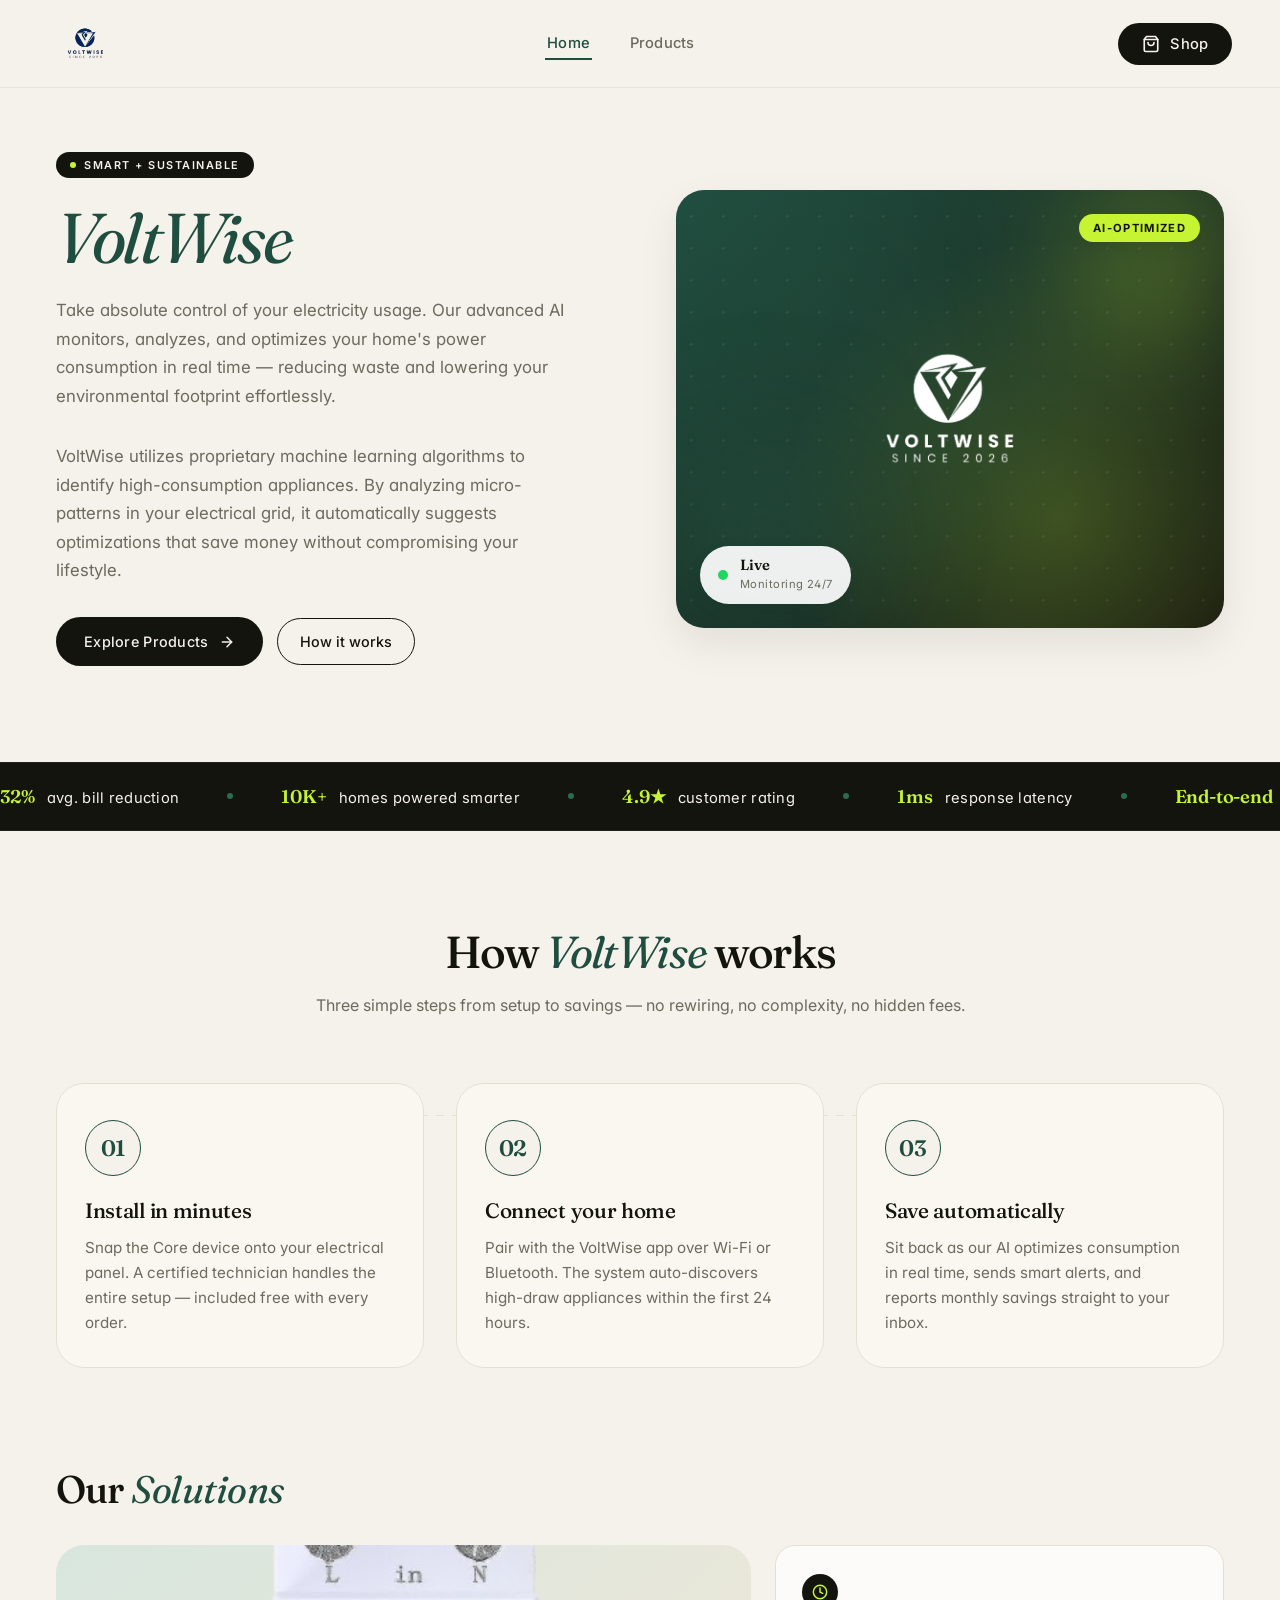
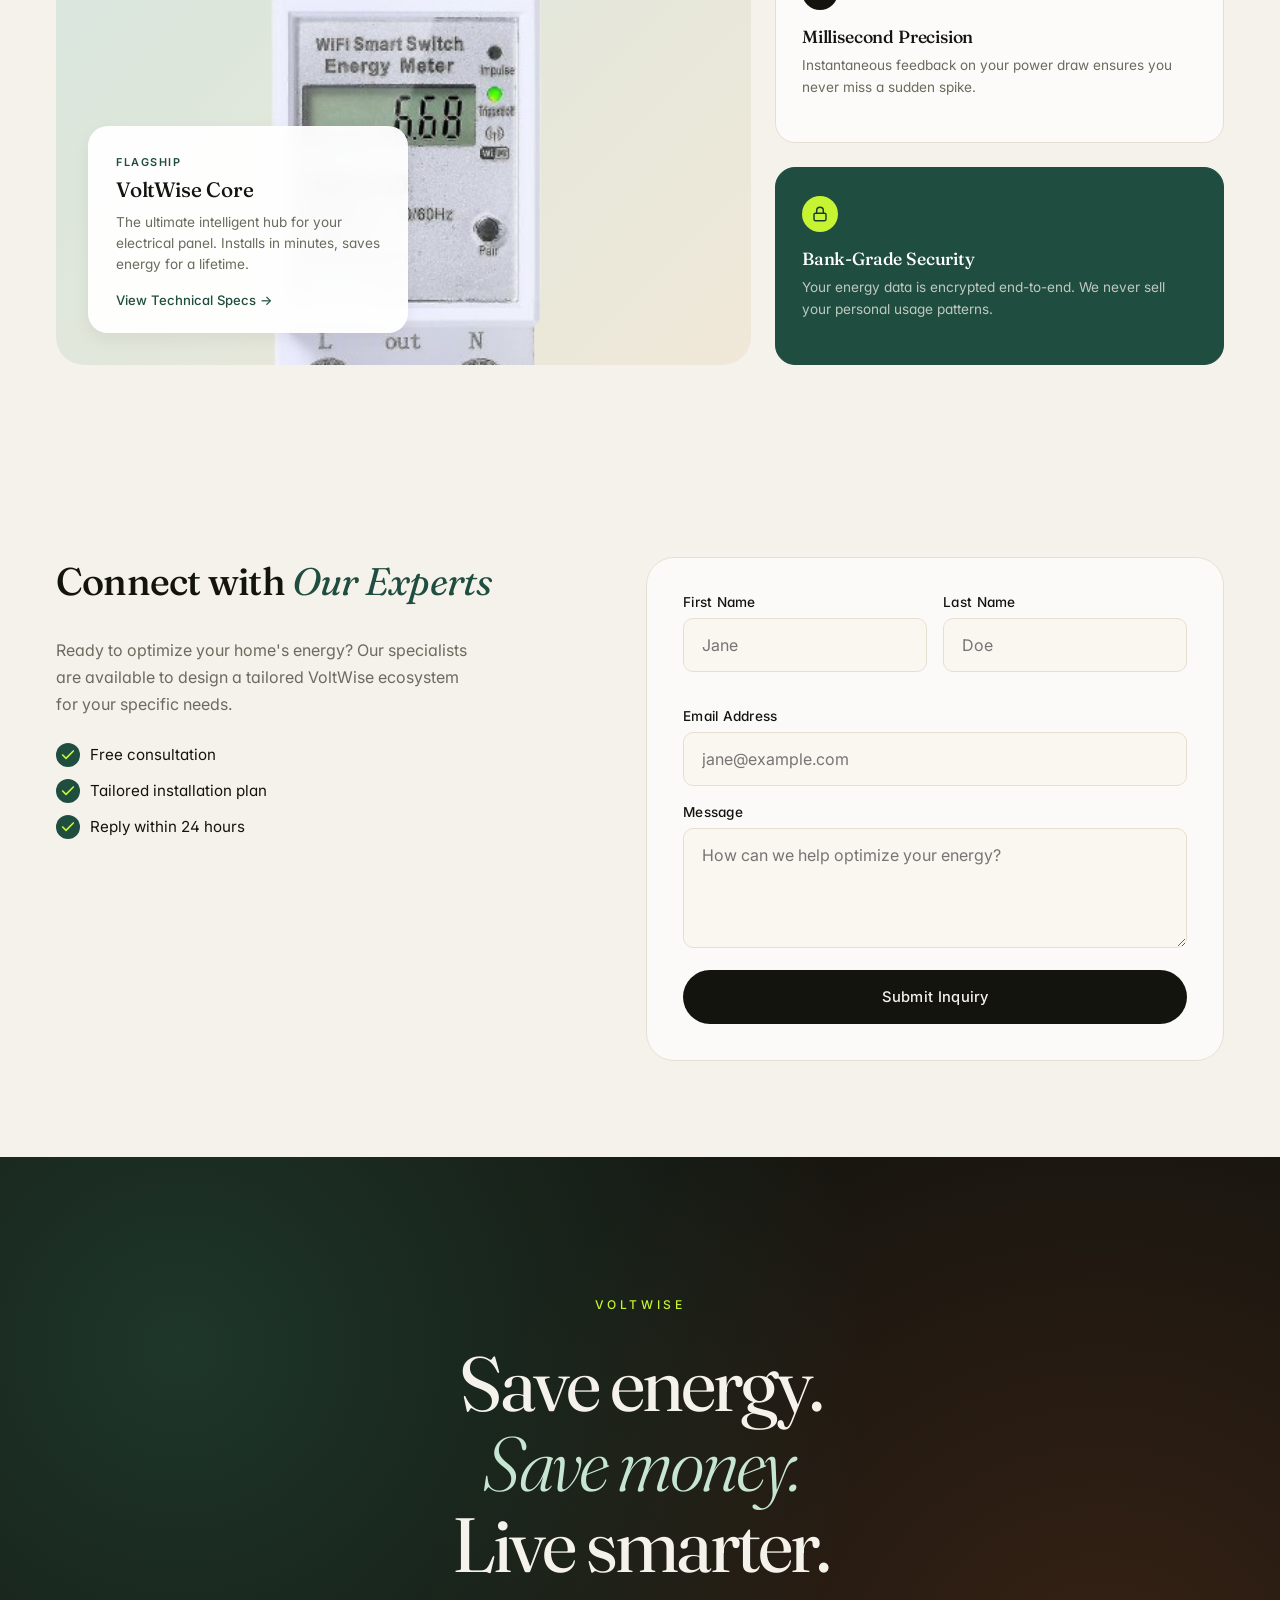
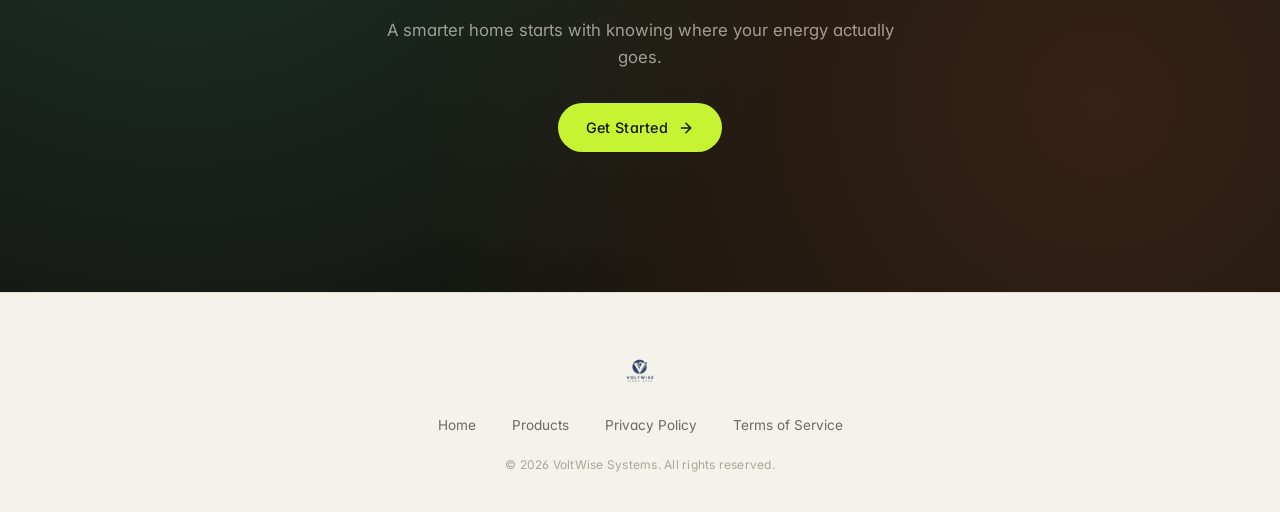
<file: index.html>
<!DOCTYPE html>
<html lang="en">
<head>
  <meta charset="UTF-8">
  <meta name="viewport" content="width=device-width, initial-scale=1.0">
  <title>VoltWise — Smart Home Energy Management</title>
  <link rel="preconnect" href="https://fonts.googleapis.com">
  <link rel="preconnect" href="https://fonts.gstatic.com" crossorigin>
  <link href="https://fonts.googleapis.com/css2?family=Inter:wght@400;500;600;700;800;900&family=Fraunces:opsz,wght@9..144,400;9..144,500;9..144,600;9..144,700;9..144,800;9..144,900&display=swap" rel="stylesheet">
  <link rel="stylesheet" href="style.css?v=8">
</head>
<body>

<!-- HEADER -->
<header class="hdr">
  <div class="hdr-inner">
    <a class="hdr-logo" href="index.html">
      <img src="imgs/Logo.png" alt="VoltWise Logo" class="hdr-logo-img">
    </a>
    <nav class="hdr-nav">
      <a href="index.html" class="on">Home</a>
      <a href="products.html">Products</a>
    </nav>
    <a class="cart-btn" href="products.html" aria-label="Shop products">
      <svg viewBox="0 0 24 24" fill="none" stroke="currentColor" stroke-width="2.2" stroke-linecap="round" stroke-linejoin="round">
        <path d="M6 2L3 6v14a2 2 0 002 2h14a2 2 0 002-2V6l-3-4z"/><line x1="3" y1="6" x2="21" y2="6"/><path d="M16 10a4 4 0 01-8 0"/>
      </svg>
      <span class="cart-btn-label">Shop</span>
    </a>
  </div>
</header>

<!-- HERO -->
<main class="wrap hero">
  <div class="hero-grid">
    <div class="hero-copy">
      <span class="hero-eyebrow reveal">Smart + Sustainable</span>
      <h1 class="hero-title reveal"><em>VoltWise</em></h1>
      <p class="hero-text reveal" data-delay="120">
        Take absolute control of your electricity usage. Our advanced AI monitors,
        analyzes, and optimizes your home's power consumption in real time —
        reducing waste and lowering your environmental footprint effortlessly.
      </p>
      <p class="hero-text reveal" data-delay="180">
        VoltWise utilizes proprietary machine learning algorithms to identify
        high-consumption appliances. By analyzing micro-patterns in your electrical
        grid, it automatically suggests optimizations that save money without
        compromising your lifestyle.
      </p>
      <div class="hero-actions reveal" data-delay="240">
        <a class="btn-primary" href="products.html">
          Explore Products
          <svg viewBox="0 0 24 24" fill="none" stroke="currentColor" stroke-width="2.2" stroke-linecap="round" stroke-linejoin="round"><path d="M5 12h14"/><path d="M12 5l7 7-7 7"/></svg>
        </a>
        <a class="btn-ghost" href="#how">
          How it works
        </a>
      </div>
    </div>
    <div class="hero-visual hero-visual-brand reveal" data-delay="100">
      <div class="hero-orb"></div>
      <div class="hero-orb hero-orb-2"></div>
      <img src="imgs/Logo.png" alt="VoltWise" class="brand-mark">
      <div class="hero-stat">
        <span class="hero-stat-dot"></span>
        <div>
          <strong>Live</strong>
          <span>Monitoring 24/7</span>
        </div>
      </div>
      <div class="hero-chip">AI-Optimized</div>
    </div>
  </div>
</main>

<!-- METRICS MARQUEE -->
<section class="metrics">
  <div class="metrics-track">
    <div class="metrics-row">
      <span class="m-item"><strong>32%</strong> avg. bill reduction</span>
      <span class="m-dot"></span>
      <span class="m-item"><strong>10K+</strong> homes powered smarter</span>
      <span class="m-dot"></span>
      <span class="m-item"><strong>4.9★</strong> customer rating</span>
      <span class="m-dot"></span>
      <span class="m-item"><strong>1ms</strong> response latency</span>
      <span class="m-dot"></span>
      <span class="m-item"><strong>End-to-end</strong> encryption</span>
      <span class="m-dot"></span>
    </div>
    <div class="metrics-row" aria-hidden="true">
      <span class="m-item"><strong>32%</strong> avg. bill reduction</span>
      <span class="m-dot"></span>
      <span class="m-item"><strong>10K+</strong> homes powered smarter</span>
      <span class="m-dot"></span>
      <span class="m-item"><strong>4.9★</strong> customer rating</span>
      <span class="m-dot"></span>
      <span class="m-item"><strong>1ms</strong> response latency</span>
      <span class="m-dot"></span>
      <span class="m-item"><strong>End-to-end</strong> encryption</span>
      <span class="m-dot"></span>
    </div>
  </div>
</section>

<!-- HOW IT WORKS -->
<section class="wrap section" id="how">
  <div class="section-head reveal">
    <h2 class="section-title">How <em>VoltWise</em> works</h2>
    <p class="section-sub">Three simple steps from setup to savings — no rewiring, no complexity, no hidden fees.</p>
  </div>
  <div class="steps-grid">
    <div class="step reveal">
      <div class="step-num">01</div>
      <h4>Install in minutes</h4>
      <p>Snap the Core device onto your electrical panel. A certified technician handles the entire setup — included free with every order.</p>
    </div>
    <div class="step reveal" data-delay="120">
      <div class="step-num">02</div>
      <h4>Connect your home</h4>
      <p>Pair with the VoltWise app over Wi-Fi or Bluetooth. The system auto-discovers high-draw appliances within the first 24 hours.</p>
    </div>
    <div class="step reveal" data-delay="240">
      <div class="step-num">03</div>
      <h4>Save automatically</h4>
      <p>Sit back as our AI optimizes consumption in real time, sends smart alerts, and reports monthly savings straight to your inbox.</p>
    </div>
  </div>
</section>

<!-- SOLUTIONS -->
<section class="wrap section section-tight">
  <h3 class="solutions-head reveal">Our <em>Solutions</em></h3>
  <div class="solutions-grid">
    <div class="sol-main reveal">
      <img src="imgs/Main 4.png" alt="VoltWise Core device">
      <div class="sol-card-overlay">
        <span class="tag">Flagship</span>
        <h4>VoltWise Core</h4>
        <p>The ultimate intelligent hub for your electrical panel. Installs in minutes, saves energy for a lifetime.</p>
        <a class="sol-link" href="products.html">View Technical Specs →</a>
      </div>
    </div>
    <div class="sol-side">
      <div class="sol-card reveal" data-delay="100">
        <div class="sol-card-icon">
          <svg viewBox="0 0 24 24" fill="none" stroke="currentColor" stroke-width="2.2" stroke-linecap="round" stroke-linejoin="round"><circle cx="12" cy="12" r="10"/><path d="M12 6v6l4 2"/></svg>
        </div>
        <h5>Millisecond Precision</h5>
        <p>Instantaneous feedback on your power draw ensures you never miss a sudden spike.</p>
      </div>
      <div class="sol-card dark reveal" data-delay="200">
        <div class="sol-card-icon">
          <svg viewBox="0 0 24 24" fill="none" stroke="currentColor" stroke-width="2.2" stroke-linecap="round" stroke-linejoin="round"><rect x="3" y="11" width="18" height="11" rx="2"/><path d="M7 11V7a5 5 0 0110 0v4"/></svg>
        </div>
        <h5>Bank-Grade Security</h5>
        <p>Your energy data is encrypted end-to-end. We never sell your personal usage patterns.</p>
      </div>
    </div>
  </div>
</section>

<!-- CONTACT -->
<section class="wrap section">
  <div class="contact-grid">
    <div class="reveal">
      <h3 class="solutions-head">Connect with <em>Our Experts</em></h3>
      <p class="section-sub" style="text-align:left;max-width:42ch">
        Ready to optimize your home's energy? Our specialists are available to design a tailored
        VoltWise ecosystem for your specific needs.
      </p>
      <ul class="contact-perks">
        <li><svg viewBox="0 0 24 24" fill="none" stroke="currentColor" stroke-width="2.5" stroke-linecap="round" stroke-linejoin="round"><polyline points="20 6 9 17 4 12"/></svg> Free consultation</li>
        <li><svg viewBox="0 0 24 24" fill="none" stroke="currentColor" stroke-width="2.5" stroke-linecap="round" stroke-linejoin="round"><polyline points="20 6 9 17 4 12"/></svg> Tailored installation plan</li>
        <li><svg viewBox="0 0 24 24" fill="none" stroke="currentColor" stroke-width="2.5" stroke-linecap="round" stroke-linejoin="round"><polyline points="20 6 9 17 4 12"/></svg> Reply within 24 hours</li>
      </ul>
    </div>
    <form class="contact-form reveal" data-delay="120" id="contactForm" novalidate>
      <div class="row2">
        <div class="fg">
          <label class="fl" for="c_first">First Name</label>
          <input class="fi" type="text" id="c_first" placeholder="Jane" required>
        </div>
        <div class="fg">
          <label class="fl" for="c_last">Last Name</label>
          <input class="fi" type="text" id="c_last" placeholder="Doe" required>
        </div>
      </div>
      <div class="fg">
        <label class="fl" for="c_email">Email Address</label>
        <input class="fi" type="email" id="c_email" placeholder="jane@example.com" required>
      </div>
      <div class="fg">
        <label class="fl" for="c_msg">Message</label>
        <textarea class="fta" id="c_msg" placeholder="How can we help optimize your energy?"></textarea>
      </div>
      <button type="submit" class="btn-submit">Submit Inquiry</button>
    </form>
  </div>
</section>

<!-- BRAND STATEMENT (closing) -->
<section class="brand-statement">
  <div class="bs-inner">
    <p class="bs-eyebrow">VoltWise</p>
    <h2 class="bs-line">Save energy.<br><em>Save money.</em><br>Live smarter.</h2>
    <p class="bs-sub">A smarter home starts with knowing where your energy actually goes.</p>
    <a class="btn-primary btn-on-dark" href="products.html" style="margin-top:32px">
      Get Started
      <svg viewBox="0 0 24 24" fill="none" stroke="currentColor" stroke-width="2.2" stroke-linecap="round" stroke-linejoin="round"><path d="M5 12h14"/><path d="M12 5l7 7-7 7"/></svg>
    </a>
  </div>
</section>

<!-- FOOTER -->
<footer class="footer">
  <div class="foot-inner">
    <div class="foot-logo">
      <img src="imgs/Logo.png" alt="VoltWise Logo" class="foot-logo-img">
    </div>
    <div class="foot-links">
      <a href="index.html">Home</a>
      <a href="products.html">Products</a>
      <a href="#">Privacy Policy</a>
      <a href="#">Terms of Service</a>
    </div>
    <div class="foot-copy">© 2026 VoltWise Systems. All rights reserved.</div>
  </div>
</footer>

<script>
  // Scroll-reveal observer
  const io = new IntersectionObserver((entries) => {
    entries.forEach(e => {
      if (e.isIntersecting) {
        const d = e.target.dataset.delay || 0;
        e.target.style.transitionDelay = d + 'ms';
        e.target.classList.add('in');
        io.unobserve(e.target);
      }
    });
  }, { threshold: 0.12 });
  document.querySelectorAll('.reveal').forEach(el => io.observe(el));

  // Contact form
  document.getElementById('contactForm')?.addEventListener('submit', e => {
    e.preventDefault();
    const btn = e.target.querySelector('.btn-submit');
    btn.textContent = 'Thank you — we will be in touch';
    btn.disabled = true;
  });
</script>
</body>
</html>
</file>
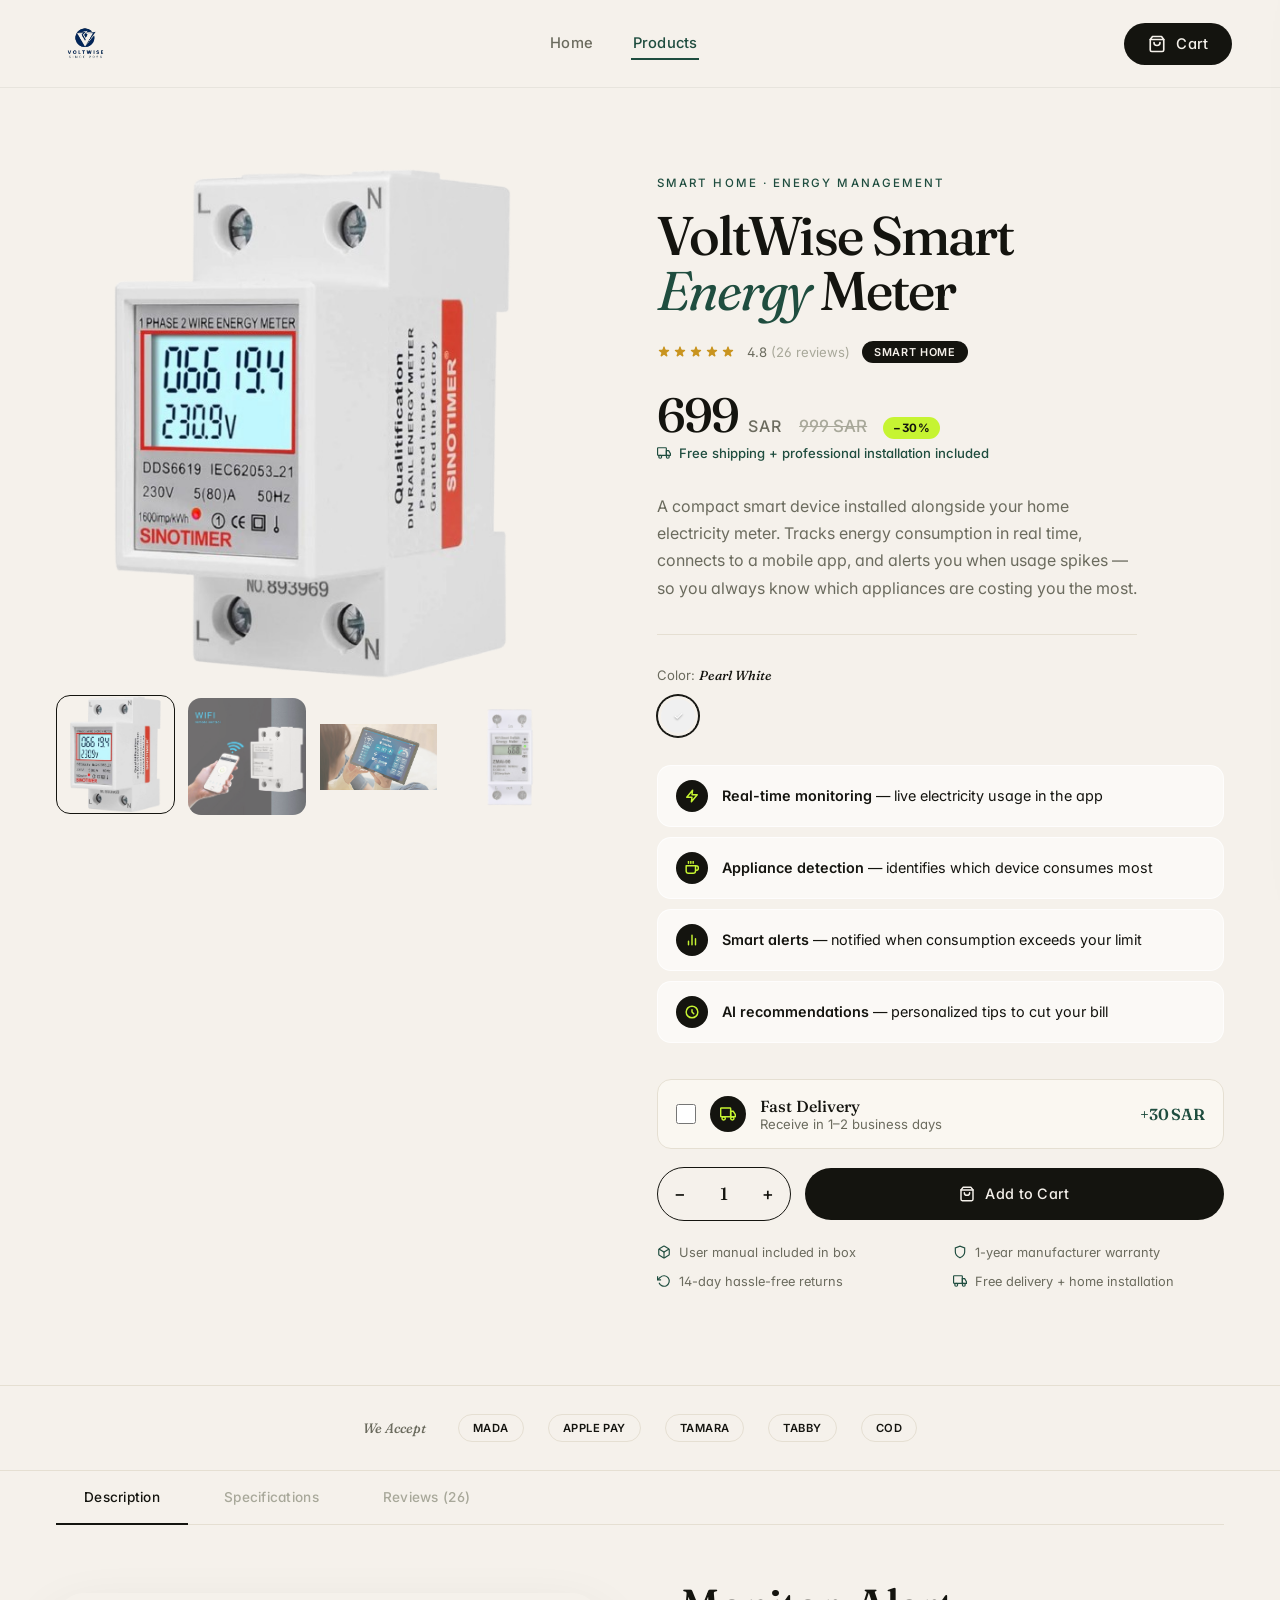
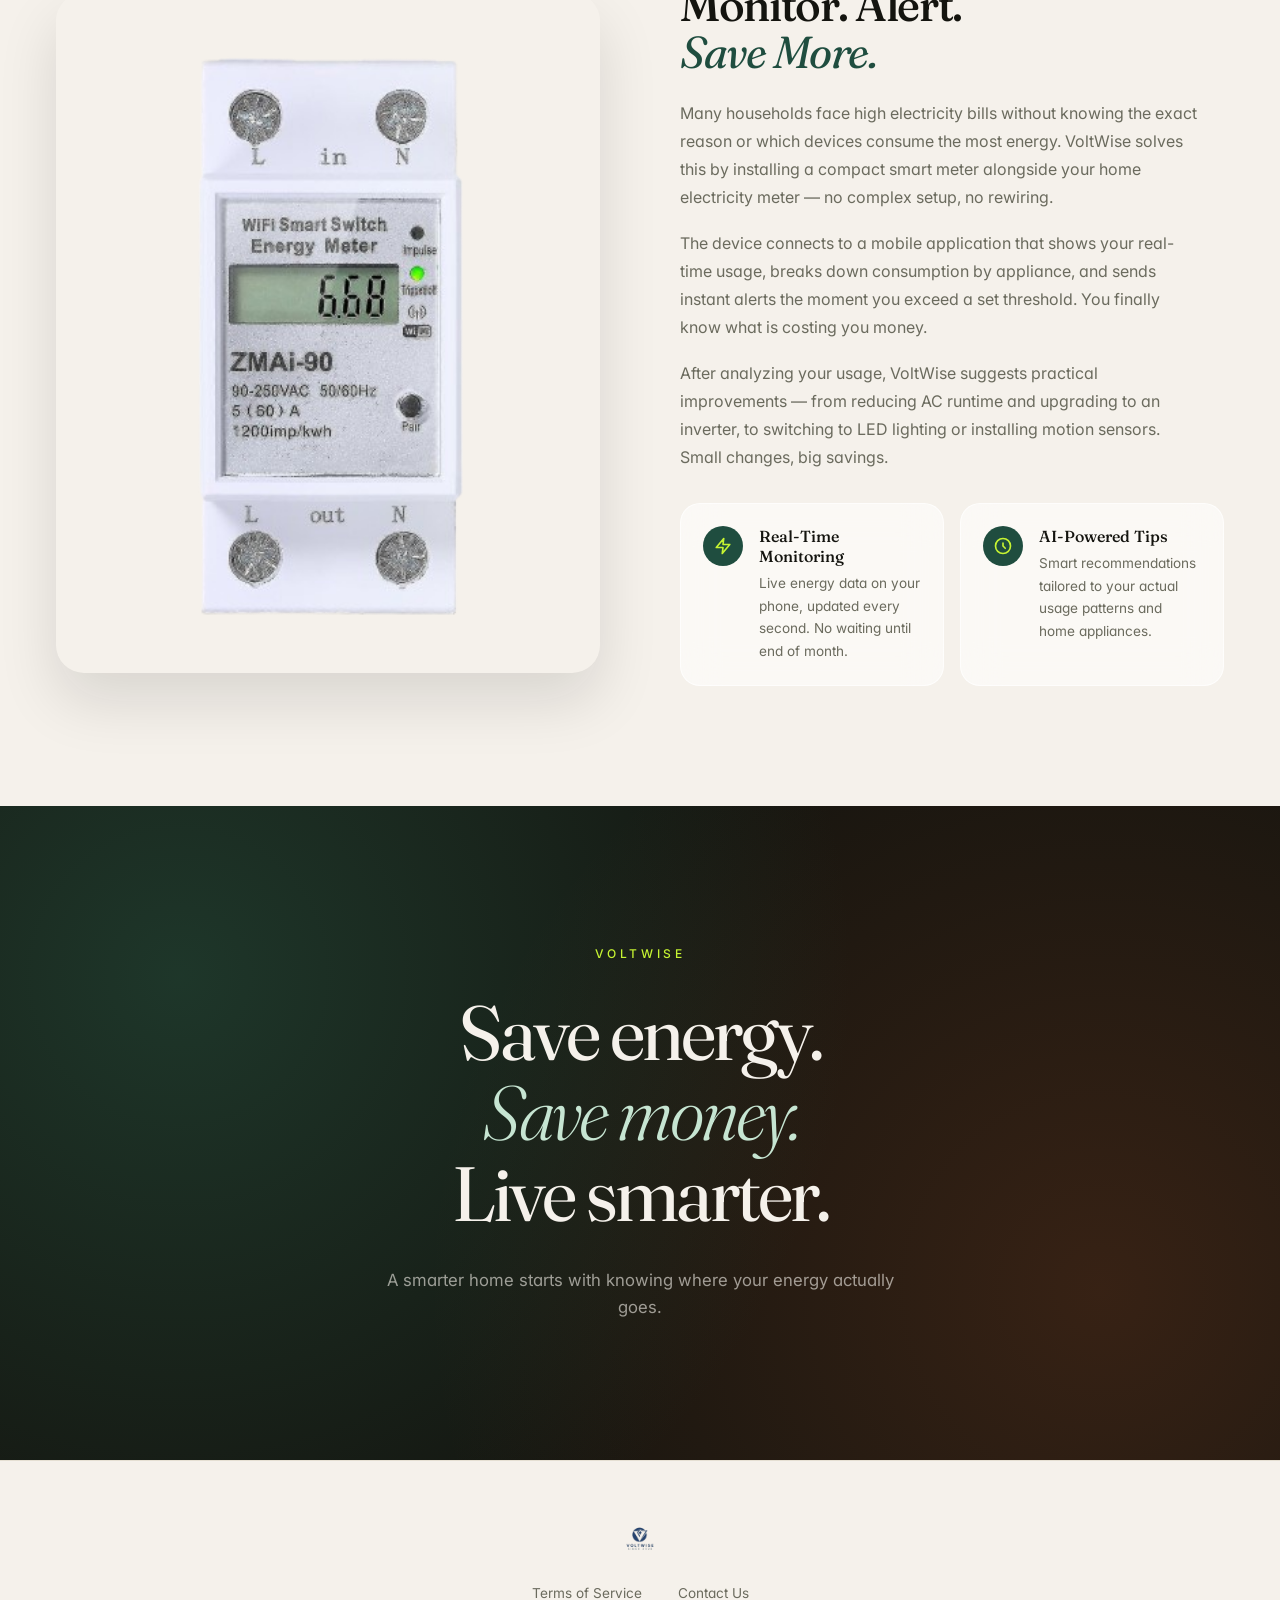
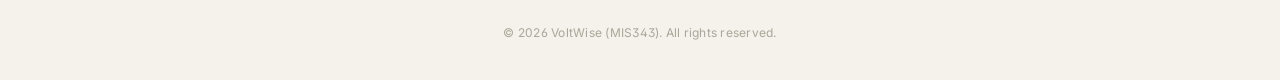
<file: product.html>
<!DOCTYPE html>
<html lang="en">
<head>
  <meta charset="UTF-8">
  <meta name="viewport" content="width=device-width, initial-scale=1.0">
  <title>VoltWise Smart Energy Meter</title>
  <link rel="preconnect" href="https://fonts.googleapis.com">
  <link rel="preconnect" href="https://fonts.gstatic.com" crossorigin>
  <link href="https://fonts.googleapis.com/css2?family=Inter:wght@400;500;600;700;800;900&family=Fraunces:opsz,wght@9..144,400;9..144,500;9..144,600;9..144,700;9..144,800;9..144,900&display=swap" rel="stylesheet">
  <link rel="stylesheet" href="style.css?v=7">
</head>
<body>

<!-- HEADER -->
<header class="hdr">
  <div class="hdr-inner">
    <a class="hdr-logo" href="index.html">
      <img src="imgs/Logo.png" alt="VoltWise Logo" class="hdr-logo-img">
    </a>
    <nav class="hdr-nav">
      <a href="index.html">Home</a>
      <a href="products.html" class="on">Products</a>
    </nav>
    <button class="cart-btn" id="cartBtn" aria-label="Open cart">
      <svg viewBox="0 0 24 24" fill="none" stroke="currentColor" stroke-width="2.2" stroke-linecap="round" stroke-linejoin="round">
        <path d="M6 2L3 6v14a2 2 0 002 2h14a2 2 0 002-2V6l-3-4z"/><line x1="3" y1="6" x2="21" y2="6"/><path d="M16 10a4 4 0 01-8 0"/>
      </svg>
      <span class="cart-btn-label" id="cartLabel">Cart</span>
      <span class="cart-count hidden" id="cartCount">0</span>
    </button>
  </div>
</header>

<!-- MAIN PRODUCT SECTION -->
<main class="wrap">
  <div class="product-grid">

    <!-- GALLERY -->
    <div class="gallery">
      <div class="gallery-main" id="mainImg">
        <img id="mainPhoto"
          src="imgs/Mian.png"
          alt="VoltWise Smart Energy Meter">
      </div>
      <div class="gallery-thumbs" id="thumbs"></div>
    </div>

    <!-- INFO -->
    <div class="info">
      <p class="info-cat">Smart Home · Energy Management</p>
      <h1 class="info-name">VoltWise Smart<br><em>Energy</em> Meter</h1>

      <div class="info-rating">
        <span class="stars">
          <svg viewBox="0 0 20 20" fill="currentColor"><path d="M9.049 2.927c.3-.921 1.603-.921 1.902 0l1.07 3.292a1 1 0 00.95.69h3.462c.969 0 1.371 1.24.588 1.81l-2.8 2.034a1 1 0 00-.364 1.118l1.07 3.292c.3.921-.755 1.688-1.54 1.118l-2.8-2.034a1 1 0 00-1.175 0l-2.8 2.034c-.784.57-1.838-.197-1.539-1.118l1.07-3.292a1 1 0 00-.364-1.118L2.98 8.72c-.783-.57-.38-1.81.588-1.81h3.461a1 1 0 00.951-.69l1.07-3.292z"/></svg>
          <svg viewBox="0 0 20 20" fill="currentColor"><path d="M9.049 2.927c.3-.921 1.603-.921 1.902 0l1.07 3.292a1 1 0 00.95.69h3.462c.969 0 1.371 1.24.588 1.81l-2.8 2.034a1 1 0 00-.364 1.118l1.07 3.292c.3.921-.755 1.688-1.54 1.118l-2.8-2.034a1 1 0 00-1.175 0l-2.8 2.034c-.784.57-1.838-.197-1.539-1.118l1.07-3.292a1 1 0 00-.364-1.118L2.98 8.72c-.783-.57-.38-1.81.588-1.81h3.461a1 1 0 00.951-.69l1.07-3.292z"/></svg>
          <svg viewBox="0 0 20 20" fill="currentColor"><path d="M9.049 2.927c.3-.921 1.603-.921 1.902 0l1.07 3.292a1 1 0 00.95.69h3.462c.969 0 1.371 1.24.588 1.81l-2.8 2.034a1 1 0 00-.364 1.118l1.07 3.292c.3.921-.755 1.688-1.54 1.118l-2.8-2.034a1 1 0 00-1.175 0l-2.8 2.034c-.784.57-1.838-.197-1.539-1.118l1.07-3.292a1 1 0 00-.364-1.118L2.98 8.72c-.783-.57-.38-1.81.588-1.81h3.461a1 1 0 00.951-.69l1.07-3.292z"/></svg>
          <svg viewBox="0 0 20 20" fill="currentColor"><path d="M9.049 2.927c.3-.921 1.603-.921 1.902 0l1.07 3.292a1 1 0 00.95.69h3.462c.969 0 1.371 1.24.588 1.81l-2.8 2.034a1 1 0 00-.364 1.118l1.07 3.292c.3.921-.755 1.688-1.54 1.118l-2.8-2.034a1 1 0 00-1.175 0l-2.8 2.034c-.784.57-1.838-.197-1.539-1.118l1.07-3.292a1 1 0 00-.364-1.118L2.98 8.72c-.783-.57-.38-1.81.588-1.81h3.461a1 1 0 00.951-.69l1.07-3.292z"/></svg>
          <svg viewBox="0 0 20 20" fill="currentColor"><path d="M9.049 2.927c.3-.921 1.603-.921 1.902 0l1.07 3.292a1 1 0 00.95.69h3.462c.969 0 1.371 1.24.588 1.81l-2.8 2.034a1 1 0 00-.364 1.118l1.07 3.292c.3.921-.755 1.688-1.54 1.118l-2.8-2.034a1 1 0 00-1.175 0l-2.8 2.034c-.784.57-1.838-.197-1.539-1.118l1.07-3.292a1 1 0 00-.364-1.118L2.98 8.72c-.783-.57-.38-1.81.588-1.81h3.461a1 1 0 00.951-.69l1.07-3.292z"/></svg>
        </span>
        <span>4.8 <span style="color:var(--gray-400)">(26 reviews)</span></span>
        <span class="badge-pill badge-premium">Smart Home</span>
      </div>

      <div class="price-row">
        <span class="price">699</span>
        <span class="price-sar">SAR</span>
        <span class="price-old">999 SAR</span>
        <span class="price-discount">−30%</span>
      </div>
      <div class="price-note">
        <svg viewBox="0 0 24 24" fill="none" stroke="currentColor" stroke-width="2" stroke-linecap="round" stroke-linejoin="round"><rect x="1" y="3" width="15" height="13" rx="1"/><path d="M16 8h4l3 5v3h-7V8z"/><circle cx="5.5" cy="18.5" r="2.5"/><circle cx="18.5" cy="18.5" r="2.5"/></svg>
        Free shipping + professional installation included
      </div>

      <p class="short-desc">
        A compact smart device installed alongside your home electricity meter. Tracks energy
        consumption in real time, connects to a mobile app, and alerts you when usage spikes —
        so you always know which appliances are costing you the most.
      </p>

      <!-- COLOR CHOICES -->
      <div class="variant-section">
        <div class="variant-label">Color: <strong id="colorName">Pearl White</strong></div>
        <div class="color-options" id="colorOptions">
          <button class="color-swatch active" data-color="Pearl White" data-img="imgs/Mian.png" style="background:#f0f0f0;" title="Pearl White">
            <span class="swatch-check">✓</span>
          </button>
        </div>
      </div>

      <div class="key-feats">
        <div class="kf">
          <div class="kf-dot">
            <svg viewBox="0 0 24 24" fill="none" stroke="currentColor" stroke-width="2.5"><path d="M13 2L3 14h9l-1 8 10-12h-9l1-8z" stroke-linecap="round" stroke-linejoin="round"/></svg>
          </div>
          <span><strong>Real-time monitoring</strong> — live electricity usage in the app</span>
        </div>
        <div class="kf">
          <div class="kf-dot">
            <svg viewBox="0 0 24 24" fill="none" stroke="currentColor" stroke-width="2.5"><path d="M18 8h1a4 4 0 010 8h-1M2 8h16v9a4 4 0 01-4 4H6a4 4 0 01-4-4V8z" stroke-linecap="round" stroke-linejoin="round"/><line x1="6" y1="1" x2="6" y2="4" stroke-linecap="round"/><line x1="10" y1="1" x2="10" y2="4" stroke-linecap="round"/><line x1="14" y1="1" x2="14" y2="4" stroke-linecap="round"/></svg>
          </div>
          <span><strong>Appliance detection</strong> — identifies which device consumes most</span>
        </div>
        <div class="kf">
          <div class="kf-dot">
            <svg viewBox="0 0 24 24" fill="none" stroke="currentColor" stroke-width="2.5"><path d="M18 20V10M12 20V4M6 20v-6" stroke-linecap="round" stroke-linejoin="round"/></svg>
          </div>
          <span><strong>Smart alerts</strong> — notified when consumption exceeds your limit</span>
        </div>
        <div class="kf">
          <div class="kf-dot">
            <svg viewBox="0 0 24 24" fill="none" stroke="currentColor" stroke-width="2.5"><circle cx="12" cy="12" r="10"/><path d="M12 8v4l3 3" stroke-linecap="round"/></svg>
          </div>
          <span><strong>AI recommendations</strong> — personalized tips to cut your bill</span>
        </div>
      </div>

      <label class="fast-deliv" id="fastDelivOpt">
        <input type="checkbox" id="fastDelivChk">
        <span class="fd-icon">
          <svg viewBox="0 0 24 24" fill="none" stroke="currentColor" stroke-width="2.2" stroke-linecap="round" stroke-linejoin="round">
            <rect x="1" y="3" width="15" height="13" rx="1"/><path d="M16 8h4l3 5v3h-7V8z"/>
            <circle cx="5.5" cy="18.5" r="2.5"/><circle cx="18.5" cy="18.5" r="2.5"/>
          </svg>
        </span>
        <span class="fd-body">
          <strong>Fast Delivery</strong>
          <span>Receive in 1–2 business days</span>
        </span>
        <span class="fd-price">+30 SAR</span>
      </label>

      <div class="actions">
        <div class="qty-stepper">
          <button class="qty-b" id="qtyMinus">−</button>
          <input class="qty-n" type="number" id="qtyInput" value="1" min="1" max="99">
          <button class="qty-b" id="qtyPlus">+</button>
        </div>
        <button class="btn-add" id="addBtn">
          <svg viewBox="0 0 24 24" fill="none" stroke="currentColor" stroke-width="2.2" stroke-linecap="round" stroke-linejoin="round">
            <path d="M6 2L3 6v14a2 2 0 002 2h14a2 2 0 002-2V6l-3-4z"/><line x1="3" y1="6" x2="21" y2="6"/><path d="M16 10a4 4 0 01-8 0"/>
          </svg>
          Add to Cart
        </button>
      </div>

      <div class="trust-mini">
        <div class="tm">
          <svg viewBox="0 0 24 24" fill="none" stroke="currentColor" stroke-width="2"><path d="M21 16V8a2 2 0 00-1-1.73l-7-4a2 2 0 00-2 0l-7 4A2 2 0 003 8v8a2 2 0 001 1.73l7 4a2 2 0 002 0l7-4A2 2 0 0021 16z"/><polyline points="3.27 6.96 12 12.01 20.73 6.96"/><line x1="12" y1="22.08" x2="12" y2="12"/></svg>
          User manual included in box
        </div>
        <div class="tm">
          <svg viewBox="0 0 24 24" fill="none" stroke="currentColor" stroke-width="2"><path d="M12 22s8-4 8-10V5l-8-3-8 3v7c0 6 8 10 8 10z"/></svg>
          1-year manufacturer warranty
        </div>
        <div class="tm">
          <svg viewBox="0 0 24 24" fill="none" stroke="currentColor" stroke-width="2"><polyline points="1 4 1 10 7 10"/><path d="M3.51 15a9 9 0 102.13-9.36L1 10"/></svg>
          14-day hassle-free returns
        </div>
        <div class="tm">
          <svg viewBox="0 0 24 24" fill="none" stroke="currentColor" stroke-width="2"><rect x="1" y="3" width="15" height="13" rx="1"/><path d="M16 8h4l3 5v3h-7V8z"/><circle cx="5.5" cy="18.5" r="2.5"/><circle cx="18.5" cy="18.5" r="2.5"/></svg>
          Free delivery + home installation
        </div>
      </div>
    </div>
  </div>
</main>

<!-- PAYMENT STRIP -->
<div class="pay-strip">
  <div class="pay-inner">
    <span class="pay-label">We Accept</span>
    <span class="pay-badge p-mada">Mada</span>
    <span class="pay-badge p-apple">Apple Pay</span>
    <span class="pay-badge p-tamara">Tamara</span>
    <span class="pay-badge p-tabby">Tabby</span>
    <span class="pay-badge p-cod">COD</span>
  </div>
</div>

<!-- TABS SECTION -->
<div class="wrap">
  <div class="tabs-section">
    <div class="tab-bar">
      <button class="tab on" data-tab="desc">Description</button>
      <button class="tab" data-tab="specs">Specifications</button>
      <button class="tab" data-tab="reviews">Reviews (26)</button>
    </div>

    <!-- DESCRIPTION -->
    <div class="tab-panel on" id="tab-desc">
      <div class="desc-body">
        <div class="desc-img">
          <img src="imgs/Main 4.png" alt="Smart energy monitoring app" loading="lazy">
        </div>
        <div class="desc-text">
          <h2>Monitor. Alert.<br><em>Save More.</em></h2>
          <p>Many households face high electricity bills without knowing the exact reason or which devices consume the most energy. VoltWise solves this by installing a compact smart meter alongside your home electricity meter — no complex setup, no rewiring.</p>
          <p>The device connects to a mobile application that shows your real-time usage, breaks down consumption by appliance, and sends instant alerts the moment you exceed a set threshold. You finally know what is costing you money.</p>
          <p>After analyzing your usage, VoltWise suggests practical improvements — from reducing AC runtime and upgrading to an inverter, to switching to LED lighting or installing motion sensors. Small changes, big savings.</p>
          <div class="desc-feats">
            <div class="df">
              <div class="df-icon">
                <svg viewBox="0 0 24 24" fill="none" stroke="currentColor" stroke-width="2.2"><path d="M13 2L3 14h9l-1 8 10-12h-9l1-8z" stroke-linecap="round" stroke-linejoin="round"/></svg>
              </div>
              <div class="df-body">
                <strong>Real-Time Monitoring</strong>
                <span>Live energy data on your phone, updated every second. No waiting until end of month.</span>
              </div>
            </div>
            <div class="df">
              <div class="df-icon">
                <svg viewBox="0 0 24 24" fill="none" stroke="currentColor" stroke-width="2.2"><circle cx="12" cy="12" r="10"/><path d="M12 8v4l3 3" stroke-linecap="round"/></svg>
              </div>
              <div class="df-body">
                <strong>AI-Powered Tips</strong>
                <span>Smart recommendations tailored to your actual usage patterns and home appliances.</span>
              </div>
            </div>
          </div>
        </div>
      </div>
    </div>

    <!-- SPECS -->
    <div class="tab-panel" id="tab-specs">
      <div class="specs-grid">
        <dl class="spec-card"><dt>Monitoring Type</dt><dd>Real-Time (Live)</dd></dl>
        <dl class="spec-card"><dt>Connectivity</dt><dd>Wi-Fi 2.4 GHz + Bluetooth 5.0</dd></dl>
        <dl class="spec-card"><dt>App Compatibility</dt><dd>iOS 14+ · Android 10+</dd></dl>
        <dl class="spec-card"><dt>Voltage Support</dt><dd>220V / Type G (Saudi Standard)</dd></dl>
        <dl class="spec-card"><dt>Measurement Accuracy</dt><dd>±1% (Class 1 precision)</dd></dl>
        <dl class="spec-card"><dt>Alert System</dt><dd>Push Notifications + SMS</dd></dl>
        <dl class="spec-card"><dt>Data Storage</dt><dd>Cloud (encrypted) · 24-month history</dd></dl>
        <dl class="spec-card"><dt>Installation</dt><dd>Professional — included in price</dd></dl>
        <dl class="spec-card"><dt>Device Dimensions</dt><dd>120 × 80 × 35 mm</dd></dl>
        <dl class="spec-card"><dt>Weight</dt><dd>185 g</dd></dl>
        <dl class="spec-card"><dt>Certifications</dt><dd>SASO · CE · Safety Quality Certified</dd></dl>
        <dl class="spec-card"><dt>Warranty</dt><dd>1 Year (VoltWise)</dd></dl>
      </div>
    </div>

    <!-- REVIEWS -->
    <div class="tab-panel" id="tab-reviews">
      <div class="reviews-summary">
        <div class="rs-score">
          <div class="rs-num">4.8</div>
          <div class="stars" style="justify-content:center;margin:6px 0">
            <svg viewBox="0 0 20 20" fill="currentColor" width="16" height="16"><path d="M9.049 2.927c.3-.921 1.603-.921 1.902 0l1.07 3.292a1 1 0 00.95.69h3.462c.969 0 1.371 1.24.588 1.81l-2.8 2.034a1 1 0 00-.364 1.118l1.07 3.292c.3.921-.755 1.688-1.54 1.118l-2.8-2.034a1 1 0 00-1.175 0l-2.8 2.034c-.784.57-1.838-.197-1.539-1.118l1.07-3.292a1 1 0 00-.364-1.118L2.98 8.72c-.783-.57-.38-1.81.588-1.81h3.461a1 1 0 00.951-.69l1.07-3.292z"/></svg>
            <svg viewBox="0 0 20 20" fill="currentColor" width="16" height="16"><path d="M9.049 2.927c.3-.921 1.603-.921 1.902 0l1.07 3.292a1 1 0 00.95.69h3.462c.969 0 1.371 1.24.588 1.81l-2.8 2.034a1 1 0 00-.364 1.118l1.07 3.292c.3.921-.755 1.688-1.54 1.118l-2.8-2.034a1 1 0 00-1.175 0l-2.8 2.034c-.784.57-1.838-.197-1.539-1.118l1.07-3.292a1 1 0 00-.364-1.118L2.98 8.72c-.783-.57-.38-1.81.588-1.81h3.461a1 1 0 00.951-.69l1.07-3.292z"/></svg>
            <svg viewBox="0 0 20 20" fill="currentColor" width="16" height="16"><path d="M9.049 2.927c.3-.921 1.603-.921 1.902 0l1.07 3.292a1 1 0 00.95.69h3.462c.969 0 1.371 1.24.588 1.81l-2.8 2.034a1 1 0 00-.364 1.118l1.07 3.292c.3.921-.755 1.688-1.54 1.118l-2.8-2.034a1 1 0 00-1.175 0l-2.8 2.034c-.784.57-1.838-.197-1.539-1.118l1.07-3.292a1 1 0 00-.364-1.118L2.98 8.72c-.783-.57-.38-1.81.588-1.81h3.461a1 1 0 00.951-.69l1.07-3.292z"/></svg>
            <svg viewBox="0 0 20 20" fill="currentColor" width="16" height="16"><path d="M9.049 2.927c.3-.921 1.603-.921 1.902 0l1.07 3.292a1 1 0 00.95.69h3.462c.969 0 1.371 1.24.588 1.81l-2.8 2.034a1 1 0 00-.364 1.118l1.07 3.292c.3.921-.755 1.688-1.54 1.118l-2.8-2.034a1 1 0 00-1.175 0l-2.8 2.034c-.784.57-1.838-.197-1.539-1.118l1.07-3.292a1 1 0 00-.364-1.118L2.98 8.72c-.783-.57-.38-1.81.588-1.81h3.461a1 1 0 00.951-.69l1.07-3.292z"/></svg>
            <svg viewBox="0 0 20 20" fill="none" stroke="currentColor" stroke-width="1.5" width="16" height="16"><path d="M9.049 2.927c.3-.921 1.603-.921 1.902 0l1.07 3.292a1 1 0 00.95.69h3.462c.969 0 1.371 1.24.588 1.81l-2.8 2.034a1 1 0 00-.364 1.118l1.07 3.292c.3.921-.755 1.688-1.54 1.118l-2.8-2.034a1 1 0 00-1.175 0l-2.8 2.034c-.784.57-1.838-.197-1.539-1.118l1.07-3.292a1 1 0 00-.364-1.118L2.98 8.72c-.783-.57-.38-1.81.588-1.81h3.461a1 1 0 00.951-.69l1.07-3.292z"/></svg>
          </div>
          <div class="rs-total">26 reviews</div>
        </div>
        <div class="rs-bars">
          <div class="bar-row">5★<div class="bar-track"><div class="bar-fill" style="width:75%"></div></div>20</div>
          <div class="bar-row">4★<div class="bar-track"><div class="bar-fill" style="width:19%"></div></div>5</div>
          <div class="bar-row">3★<div class="bar-track"><div class="bar-fill" style="width:4%"></div></div>1</div>
          <div class="bar-row">2★<div class="bar-track"><div class="bar-fill" style="width:0%"></div></div>0</div>
          <div class="bar-row">1★<div class="bar-track"><div class="bar-fill" style="width:0%"></div></div>0</div>
        </div>
      </div>
      <div class="rev-list">
        <div class="rev-card">
          <div class="rev-hdr">
            <div class="rev-av">FA</div>
            <div class="rev-meta">
              <strong>Faisal Al-Rashidi</strong>
              <span>Riyadh · Verified Purchase · Pearl White</span>
            </div>
            <div class="stars" style="margin-left:auto">
              <svg viewBox="0 0 20 20" fill="currentColor" width="14" height="14"><path d="M9.049 2.927c.3-.921 1.603-.921 1.902 0l1.07 3.292a1 1 0 00.95.69h3.462c.969 0 1.371 1.24.588 1.81l-2.8 2.034a1 1 0 00-.364 1.118l1.07 3.292c.3.921-.755 1.688-1.54 1.118l-2.8-2.034a1 1 0 00-1.175 0l-2.8 2.034c-.784.57-1.838-.197-1.539-1.118l1.07-3.292a1 1 0 00-.364-1.118L2.98 8.72c-.783-.57-.38-1.81.588-1.81h3.461a1 1 0 00.951-.69l1.07-3.292z"/></svg>
              <svg viewBox="0 0 20 20" fill="currentColor" width="14" height="14"><path d="M9.049 2.927c.3-.921 1.603-.921 1.902 0l1.07 3.292a1 1 0 00.95.69h3.462c.969 0 1.371 1.24.588 1.81l-2.8 2.034a1 1 0 00-.364 1.118l1.07 3.292c.3.921-.755 1.688-1.54 1.118l-2.8-2.034a1 1 0 00-1.175 0l-2.8 2.034c-.784.57-1.838-.197-1.539-1.118l1.07-3.292a1 1 0 00-.364-1.118L2.98 8.72c-.783-.57-.38-1.81.588-1.81h3.461a1 1 0 00.951-.69l1.07-3.292z"/></svg>
              <svg viewBox="0 0 20 20" fill="currentColor" width="14" height="14"><path d="M9.049 2.927c.3-.921 1.603-.921 1.902 0l1.07 3.292a1 1 0 00.95.69h3.462c.969 0 1.371 1.24.588 1.81l-2.8 2.034a1 1 0 00-.364 1.118l1.07 3.292c.3.921-.755 1.688-1.54 1.118l-2.8-2.034a1 1 0 00-1.175 0l-2.8 2.034c-.784.57-1.838-.197-1.539-1.118l1.07-3.292a1 1 0 00-.364-1.118L2.98 8.72c-.783-.57-.38-1.81.588-1.81h3.461a1 1 0 00.951-.69l1.07-3.292z"/></svg>
              <svg viewBox="0 0 20 20" fill="currentColor" width="14" height="14"><path d="M9.049 2.927c.3-.921 1.603-.921 1.902 0l1.07 3.292a1 1 0 00.95.69h3.462c.969 0 1.371 1.24.588 1.81l-2.8 2.034a1 1 0 00-.364 1.118l1.07 3.292c.3.921-.755 1.688-1.54 1.118l-2.8-2.034a1 1 0 00-1.175 0l-2.8 2.034c-.784.57-1.838-.197-1.539-1.118l1.07-3.292a1 1 0 00-.364-1.118L2.98 8.72c-.783-.57-.38-1.81.588-1.81h3.461a1 1 0 00.951-.69l1.07-3.292z"/></svg>
              <svg viewBox="0 0 20 20" fill="currentColor" width="14" height="14"><path d="M9.049 2.927c.3-.921 1.603-.921 1.902 0l1.07 3.292a1 1 0 00.95.69h3.462c.969 0 1.371 1.24.588 1.81l-2.8 2.034a1 1 0 00-.364 1.118l1.07 3.292c.3.921-.755 1.688-1.54 1.118l-2.8-2.034a1 1 0 00-1.175 0l-2.8 2.034c-.784.57-1.838-.197-1.539-1.118l1.07-3.292a1 1 0 00-.364-1.118L2.98 8.72c-.783-.57-.38-1.81.588-1.81h3.461a1 1 0 00.951-.69l1.07-3.292z"/></svg>
            </div>
          </div>
          <p class="rev-text">My electricity bill dropped by 280 SAR the first month after installation. The app clearly shows that our old AC unit was responsible for 60% of our consumption. The installation team was professional and finished in under 30 minutes. Highly recommend to every household in Saudi Arabia.</p>
        </div>
        <div class="rev-card">
          <div class="rev-hdr">
            <div class="rev-av" style="background:linear-gradient(135deg,var(--accent),var(--navy))">NA</div>
            <div class="rev-meta">
              <strong>Noura Al-Anazi</strong>
              <span>Jeddah · Verified Purchase · Graphite</span>
            </div>
            <div class="stars" style="margin-left:auto">
              <svg viewBox="0 0 20 20" fill="currentColor" width="14" height="14"><path d="M9.049 2.927c.3-.921 1.603-.921 1.902 0l1.07 3.292a1 1 0 00.95.69h3.462c.969 0 1.371 1.24.588 1.81l-2.8 2.034a1 1 0 00-.364 1.118l1.07 3.292c.3.921-.755 1.688-1.54 1.118l-2.8-2.034a1 1 0 00-1.175 0l-2.8 2.034c-.784.57-1.838-.197-1.539-1.118l1.07-3.292a1 1 0 00-.364-1.118L2.98 8.72c-.783-.57-.38-1.81.588-1.81h3.461a1 1 0 00.951-.69l1.07-3.292z"/></svg>
              <svg viewBox="0 0 20 20" fill="currentColor" width="14" height="14"><path d="M9.049 2.927c.3-.921 1.603-.921 1.902 0l1.07 3.292a1 1 0 00.95.69h3.462c.969 0 1.371 1.24.588 1.81l-2.8 2.034a1 1 0 00-.364 1.118l1.07 3.292c.3.921-.755 1.688-1.54 1.118l-2.8-2.034a1 1 0 00-1.175 0l-2.8 2.034c-.784.57-1.838-.197-1.539-1.118l1.07-3.292a1 1 0 00-.364-1.118L2.98 8.72c-.783-.57-.38-1.81.588-1.81h3.461a1 1 0 00.951-.69l1.07-3.292z"/></svg>
              <svg viewBox="0 0 20 20" fill="currentColor" width="14" height="14"><path d="M9.049 2.927c.3-.921 1.603-.921 1.902 0l1.07 3.292a1 1 0 00.95.69h3.462c.969 0 1.371 1.24.588 1.81l-2.8 2.034a1 1 0 00-.364 1.118l1.07 3.292c.3.921-.755 1.688-1.54 1.118l-2.8-2.034a1 1 0 00-1.175 0l-2.8 2.034c-.784.57-1.838-.197-1.539-1.118l1.07-3.292a1 1 0 00-.364-1.118L2.98 8.72c-.783-.57-.38-1.81.588-1.81h3.461a1 1 0 00.951-.69l1.07-3.292z"/></svg>
              <svg viewBox="0 0 20 20" fill="currentColor" width="14" height="14"><path d="M9.049 2.927c.3-.921 1.603-.921 1.902 0l1.07 3.292a1 1 0 00.95.69h3.462c.969 0 1.371 1.24.588 1.81l-2.8 2.034a1 1 0 00-.364 1.118l1.07 3.292c.3.921-.755 1.688-1.54 1.118l-2.8-2.034a1 1 0 00-1.175 0l-2.8 2.034c-.784.57-1.838-.197-1.539-1.118l1.07-3.292a1 1 0 00-.364-1.118L2.98 8.72c-.783-.57-.38-1.81.588-1.81h3.461a1 1 0 00.951-.69l1.07-3.292z"/></svg>
              <svg viewBox="0 0 20 20" fill="currentColor" width="14" height="14"><path d="M9.049 2.927c.3-.921 1.603-.921 1.902 0l1.07 3.292a1 1 0 00.95.69h3.462c.969 0 1.371 1.24.588 1.81l-2.8 2.034a1 1 0 00-.364 1.118l1.07 3.292c.3.921-.755 1.688-1.54 1.118l-2.8-2.034a1 1 0 00-1.175 0l-2.8 2.034c-.784.57-1.838-.197-1.539-1.118l1.07-3.292a1 1 0 00-.364-1.118L2.98 8.72c-.783-.57-.38-1.81.588-1.81h3.461a1 1 0 00.951-.69l1.07-3.292z"/></svg>
            </div>
          </div>
          <p class="rev-text">As a family of 7, we always struggled with our electricity bill every summer. This device showed us that 3 of our old split ACs were running 22 hours a day! The VoltWise app sent us an alert and recommended upgrading to inverter ACs. We saved over 400 SAR last month alone.</p>
        </div>
        <div class="rev-card">
          <div class="rev-hdr">
            <div class="rev-av" style="background:linear-gradient(135deg,#0097a7,var(--navy))">KO</div>
            <div class="rev-meta">
              <strong>Khalid Al-Otaibi</strong>
              <span>Dammam · Verified Purchase · Midnight Black</span>
            </div>
            <div class="stars" style="margin-left:auto">
              <svg viewBox="0 0 20 20" fill="currentColor" width="14" height="14"><path d="M9.049 2.927c.3-.921 1.603-.921 1.902 0l1.07 3.292a1 1 0 00.95.69h3.462c.969 0 1.371 1.24.588 1.81l-2.8 2.034a1 1 0 00-.364 1.118l1.07 3.292c.3.921-.755 1.688-1.54 1.118l-2.8-2.034a1 1 0 00-1.175 0l-2.8 2.034c-.784.57-1.838-.197-1.539-1.118l1.07-3.292a1 1 0 00-.364-1.118L2.98 8.72c-.783-.57-.38-1.81.588-1.81h3.461a1 1 0 00.951-.69l1.07-3.292z"/></svg>
              <svg viewBox="0 0 20 20" fill="currentColor" width="14" height="14"><path d="M9.049 2.927c.3-.921 1.603-.921 1.902 0l1.07 3.292a1 1 0 00.95.69h3.462c.969 0 1.371 1.24.588 1.81l-2.8 2.034a1 1 0 00-.364 1.118l1.07 3.292c.3.921-.755 1.688-1.54 1.118l-2.8-2.034a1 1 0 00-1.175 0l-2.8 2.034c-.784.57-1.838-.197-1.539-1.118l1.07-3.292a1 1 0 00-.364-1.118L2.98 8.72c-.783-.57-.38-1.81.588-1.81h3.461a1 1 0 00.951-.69l1.07-3.292z"/></svg>
              <svg viewBox="0 0 20 20" fill="currentColor" width="14" height="14"><path d="M9.049 2.927c.3-.921 1.603-.921 1.902 0l1.07 3.292a1 1 0 00.95.69h3.462c.969 0 1.371 1.24.588 1.81l-2.8 2.034a1 1 0 00-.364 1.118l1.07 3.292c.3.921-.755 1.688-1.54 1.118l-2.8-2.034a1 1 0 00-1.175 0l-2.8 2.034c-.784.57-1.838-.197-1.539-1.118l1.07-3.292a1 1 0 00-.364-1.118L2.98 8.72c-.783-.57-.38-1.81.588-1.81h3.461a1 1 0 00.951-.69l1.07-3.292z"/></svg>
              <svg viewBox="0 0 20 20" fill="currentColor" width="14" height="14"><path d="M9.049 2.927c.3-.921 1.603-.921 1.902 0l1.07 3.292a1 1 0 00.95.69h3.462c.969 0 1.371 1.24.588 1.81l-2.8 2.034a1 1 0 00-.364 1.118l1.07 3.292c.3.921-.755 1.688-1.54 1.118l-2.8-2.034a1 1 0 00-1.175 0l-2.8 2.034c-.784.57-1.838-.197-1.539-1.118l1.07-3.292a1 1 0 00-.364-1.118L2.98 8.72c-.783-.57-.38-1.81.588-1.81h3.461a1 1 0 00.951-.69l1.07-3.292z"/></svg>
              <svg viewBox="0 0 20 20" fill="none" stroke="currentColor" stroke-width="1.5" width="14" height="14"><path d="M9.049 2.927c.3-.921 1.603-.921 1.902 0l1.07 3.292a1 1 0 00.95.69h3.462c.969 0 1.371 1.24.588 1.81l-2.8 2.034a1 1 0 00-.364 1.118l1.07 3.292c.3.921-.755 1.688-1.54 1.118l-2.8-2.034a1 1 0 00-1.175 0l-2.8 2.034c-.784.57-1.838-.197-1.539-1.118l1.07-3.292a1 1 0 00-.364-1.118L2.98 8.72c-.783-.57-.38-1.81.588-1.81h3.461a1 1 0 00.951-.69l1.07-3.292z"/></svg>
            </div>
          </div>
          <p class="rev-text">Great product and concept. The app is very clean and easy to use. My only feedback is I wish the history went back more than 24 months. Otherwise the installation was fast, the real-time data is accurate when I compared it to the SEC meter, and the alerts work perfectly. 4 stars from me.</p>
        </div>
      </div>
    </div>

  </div>
</div>

<!-- BRAND STATEMENT -->
<section class="brand-statement">
  <div class="bs-inner">
    <p class="bs-eyebrow">VoltWise</p>
    <h2 class="bs-line">Save energy.<br><em>Save money.</em><br>Live smarter.</h2>
    <p class="bs-sub">A smarter home starts with knowing where your energy actually goes.</p>
  </div>
</section>

<!-- FOOTER -->
<footer class="footer">
  <div class="foot-inner">
    <div class="foot-logo">
      <img src="imgs/Logo.png" alt="VoltWise Logo" class="foot-logo-img">
    </div>
    <div class="foot-links">
      <a href="#">Terms of Service</a>
      <a href="#">Contact Us</a>
    </div>
    <div class="foot-copy">© 2026 VoltWise (MIS343). All rights reserved.</div>
  </div>
</footer>


<!-- CART DRAWER -->
<div class="drawer-overlay" id="overlay"></div>
<div class="drawer" id="drawer">

  <!-- Panel: Cart -->
  <div id="panelCart" style="display:flex;flex-direction:column;height:100%">
    <div class="drawer-hdr">
      <h2>Your Cart</h2>
      <button class="close-btn" id="closeDrawer" aria-label="Close cart">
        <svg viewBox="0 0 24 24" fill="none" stroke="currentColor" stroke-width="2.5" stroke-linecap="round"><line x1="18" y1="6" x2="6" y2="18"/><line x1="6" y1="6" x2="18" y2="18"/></svg>
      </button>
    </div>
    <div class="drawer-body" id="cartItems">
      <div class="empty-cart">
        <svg viewBox="0 0 24 24" fill="none" stroke="currentColor" stroke-width="1.5" stroke-linecap="round" stroke-linejoin="round">
          <path d="M6 2L3 6v14a2 2 0 002 2h14a2 2 0 002-2V6l-3-4z"/><line x1="3" y1="6" x2="21" y2="6"/><path d="M16 10a4 4 0 01-8 0"/>
        </svg>
        <p>Your cart is empty.<br>Add the Smart Energy Meter above.</p>
      </div>
    </div>
    <div class="drawer-foot" id="cartFoot" style="display:none">
      <div class="summary-rows" id="cartSummary"></div>
      <button class="btn-checkout" id="toCheckout">
        <svg viewBox="0 0 24 24" fill="none" stroke="currentColor" stroke-width="2.2" stroke-linecap="round" stroke-linejoin="round"><path d="M5 12h14"/><path d="M12 5l7 7-7 7"/></svg>
        Proceed to Checkout
      </button>
      <a href="#" class="back-shop" id="continueShopping">← Continue shopping</a>
    </div>
  </div>

  <!-- Panel: Checkout -->
  <div id="panelCheckout">
    <div class="co-hdr">
      <button class="back-btn" id="backToCart">
        <svg viewBox="0 0 24 24" fill="none" stroke="currentColor" stroke-width="2.5" stroke-linecap="round"><path d="M19 12H5"/><path d="M12 19l-7-7 7-7"/></svg>
        Back to cart
      </button>
      <h2>Checkout</h2>
      <button class="close-btn" id="closeCheckout" aria-label="Close">
        <svg viewBox="0 0 24 24" fill="none" stroke="currentColor" stroke-width="2.5" stroke-linecap="round"><line x1="18" y1="6" x2="6" y2="18"/><line x1="6" y1="6" x2="18" y2="18"/></svg>
      </button>
    </div>
    <div class="co-body" id="checkoutBody">
      <div class="progress">
        <div class="pdot on" id="pd1"></div>
        <div class="pdot" id="pd2"></div>
        <div class="pdot" id="pd3"></div>
      </div>

      <div class="co-order-mini">
        <h4>Order Summary</h4>
        <div id="coItems"></div>
        <hr style="border:none;border-top:1px solid var(--gray-200);margin:10px 0">
        <div class="co-totals" id="coTotals"></div>
      </div>

      <form id="checkoutForm" novalidate>

        <div class="co-section">Contact</div>
        <div class="row2">
          <div class="fg">
            <label class="fl" for="f_first">First Name *</label>
            <input class="fi" type="text" id="f_first" placeholder="Mohammed" required>
            <div class="ferr" id="e_first">Required</div>
          </div>
          <div class="fg">
            <label class="fl" for="f_last">Last Name *</label>
            <input class="fi" type="text" id="f_last" placeholder="Al-Harbi" required>
            <div class="ferr" id="e_last">Required</div>
          </div>
        </div>
        <div class="fg">
          <label class="fl" for="f_email">Email Address *</label>
          <input class="fi" type="email" id="f_email" placeholder="you@example.com" required>
          <div class="ferr" id="e_email">Enter a valid email</div>
        </div>
        <div class="fg">
          <label class="fl" for="f_phone">Phone *</label>
          <div style="display:flex;gap:8px">
            <div style="background:var(--gray-100);border:1.5px solid var(--gray-200);border-radius:var(--r-md);padding:10px 12px;font-size:.85rem;color:var(--gray-600);white-space:nowrap;display:flex;align-items:center">+966</div>
            <input class="fi" type="tel" id="f_phone" placeholder="5xxxxxxxx" required style="flex:1">
          </div>
          <div class="ferr" id="e_phone">Required</div>
        </div>

        <div class="co-section">Shipping Address</div>
        <div class="fg">
          <label class="fl" for="f_address">Address *</label>
          <input class="fi" type="text" id="f_address" placeholder="Street, building number" required>
          <div class="ferr" id="e_address">Required</div>
        </div>
        <div class="row2">
          <div class="fg">
            <label class="fl" for="f_city">City *</label>
            <input class="fi" type="text" id="f_city" placeholder="Riyadh" required>
            <div class="ferr" id="e_city">Required</div>
          </div>
          <div class="fg">
            <label class="fl" for="f_region">Region *</label>
            <select class="fs" id="f_region" required>
              <option value="">Select...</option>
              <option>Riyadh</option><option>Makkah</option><option>Madinah</option>
              <option>Eastern Province</option><option>Asir</option><option>Tabuk</option>
              <option>Qassim</option><option>Hail</option><option>Jizan</option>
              <option>Najran</option><option>Al Bahah</option><option>Al Jawf</option>
              <option>Northern Borders</option>
            </select>
            <div class="ferr" id="e_region">Required</div>
          </div>
        </div>

        <div class="co-section">Delivery Method</div>
        <label class="opt-card">
          <input type="radio" name="delivery" value="standard" checked>
          <div class="opt-lbl"><strong>Standard · 3–5 days</strong><span>SMSA / Aramex / SPL</span></div>
          <span class="opt-price" id="stdPrice">FREE</span>
        </label>
        <label class="opt-card">
          <input type="radio" name="delivery" value="express">
          <div class="opt-lbl"><strong>Express · 1–2 days</strong><span>Priority handling</span></div>
          <span class="opt-price">30 SAR</span>
        </label>
        <label class="opt-card">
          <input type="radio" name="delivery" value="sameday">
          <div class="opt-lbl"><strong>Same-Day</strong><span>Selected cities only</span></div>
          <span class="opt-price">99 SAR</span>
        </label>

        <div class="co-section">Payment Method</div>
        <label class="opt-card">
          <input type="radio" name="payment" value="mada" checked>
          <span class="pay-icon" style="background:#00a490">Mada</span>
          <div class="opt-lbl"><strong>Mada</strong><span>Saudi debit card</span></div>
        </label>
        <label class="opt-card">
          <input type="radio" name="payment" value="applepay">
          <span class="pay-icon" style="background:#1c1c1e">Pay</span>
          <div class="opt-lbl"><strong>Apple Pay</strong><span>Face ID checkout</span></div>
        </label>
        <label class="opt-card">
          <input type="radio" name="payment" value="tamara">
          <span class="pay-icon" style="background:#2a6b4f">TAM</span>
          <div class="opt-lbl"><strong>Tamara</strong><span>Buy now, pay in 3 installments</span></div>
        </label>
        <label class="opt-card">
          <input type="radio" name="payment" value="tabby">
          <span class="pay-icon" style="background:#3d3d3d">TAB</span>
          <div class="opt-lbl"><strong>Tabby</strong><span>Pay in 4 interest-free payments</span></div>
        </label>
        <label class="opt-card">
          <input type="radio" name="payment" value="cod">
          <span class="pay-icon" style="background:var(--success)">COD</span>
          <div class="opt-lbl"><strong>Cash on Delivery</strong><span>Pay when it arrives</span></div>
        </label>

      </form>
    </div>
    <div class="co-foot">
      <button class="btn-place" id="placeOrderBtn">
        <svg viewBox="0 0 24 24" fill="none" stroke="currentColor" stroke-width="2.5" stroke-linecap="round" stroke-linejoin="round"><polyline points="20 6 9 17 4 12"/></svg>
        Place Order
      </button>
      <div class="secure-note">
        <svg viewBox="0 0 24 24" fill="none" stroke="currentColor" stroke-width="2"><rect x="3" y="11" width="18" height="11" rx="2"/><path d="M7 11V7a5 5 0 0110 0v4"/></svg>
        Secured by SSL · All data encrypted
      </div>
    </div>
  </div>

  <!-- Panel: Confirmation -->
  <div id="panelConfirm">
    <div class="confirm-body" id="confirmBody"></div>
    <div class="conf-foot">
      <button class="btn-again" id="shopAgainBtn">Shop Again</button>
    </div>
  </div>

</div>

<!-- TOAST CONTAINER -->
<div class="toast-wrap" id="toastWrap"></div>

<script src="script.js"></script>
</body>
</html>
</file>
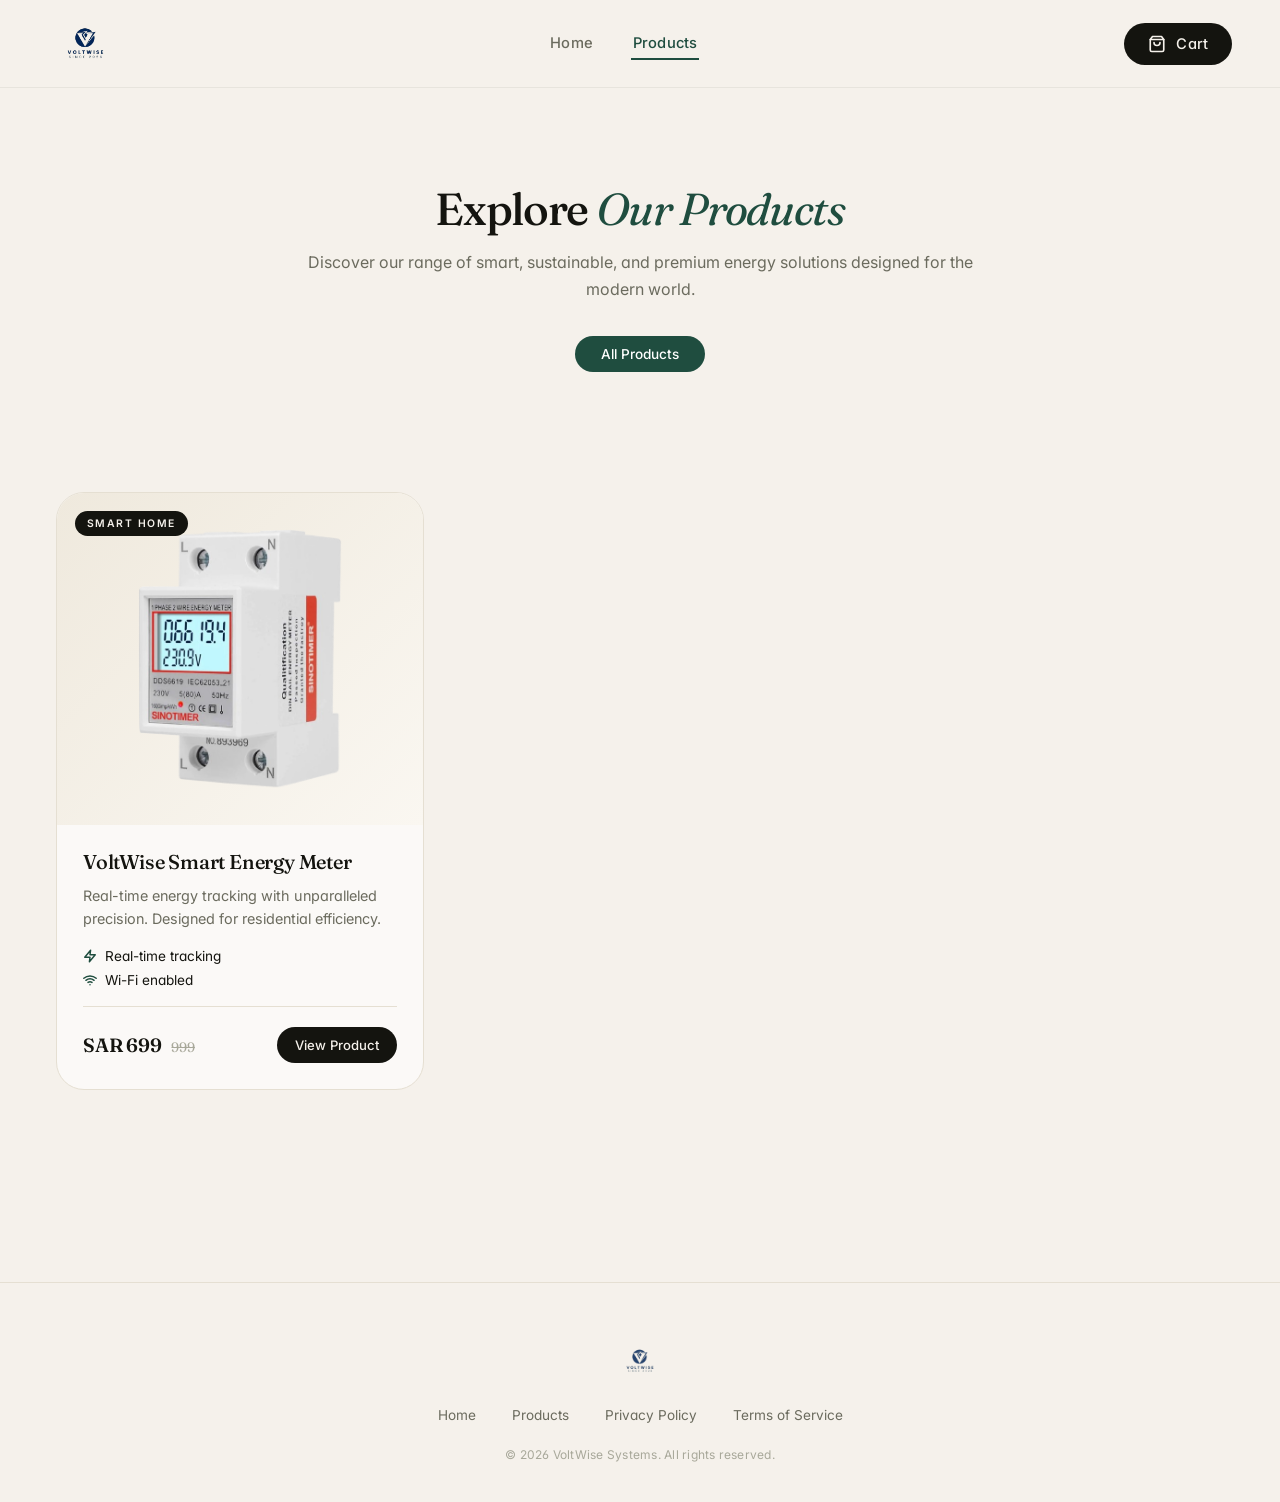
<file: products.html>
<!DOCTYPE html>
<html lang="en">
<head>
  <meta charset="UTF-8">
  <meta name="viewport" content="width=device-width, initial-scale=1.0">
  <title>VoltWise — All Products</title>
  <link rel="preconnect" href="https://fonts.googleapis.com">
  <link rel="preconnect" href="https://fonts.gstatic.com" crossorigin>
  <link href="https://fonts.googleapis.com/css2?family=Inter:wght@400;500;600;700;800;900&family=Fraunces:opsz,wght@9..144,400;9..144,500;9..144,600;9..144,700;9..144,800;9..144,900&display=swap" rel="stylesheet">
  <link rel="stylesheet" href="style.css?v=7">
</head>
<body>

<!-- HEADER -->
<header class="hdr">
  <div class="hdr-inner">
    <a class="hdr-logo" href="index.html">
      <img src="imgs/Logo.png" alt="VoltWise Logo" class="hdr-logo-img">
    </a>
    <nav class="hdr-nav">
      <a href="index.html">Home</a>
      <a href="products.html" class="on">Products</a>
    </nav>
    <a class="cart-btn" href="products.html" aria-label="View cart">
      <svg viewBox="0 0 24 24" fill="none" stroke="currentColor" stroke-width="2.2" stroke-linecap="round" stroke-linejoin="round">
        <path d="M6 2L3 6v14a2 2 0 002 2h14a2 2 0 002-2V6l-3-4z"/><line x1="3" y1="6" x2="21" y2="6"/><path d="M16 10a4 4 0 01-8 0"/>
      </svg>
      <span class="cart-btn-label">Cart</span>
    </a>
  </div>
</header>

<main class="wrap section">
  <div class="section-head">
    <h1 class="section-title">Explore <em>Our Products</em></h1>
    <p class="section-sub">Discover our range of smart, sustainable, and premium energy solutions designed for the modern world.</p>
    <div style="margin-top:32px"><span class="pill-filter">All Products</span></div>
  </div>

  <div class="products-grid">

    <!-- Card 1 -->
    <article class="product-card">
      <a href="product.html" class="pc-media-link">
      <div class="pc-media">
        <span class="pc-tag">Smart Home</span>
        <img src="imgs/Mian.png" alt="VoltWise Smart Energy Meter">
      </div>
      </a>
      <div class="pc-body">
        <h3 class="pc-name"><a href="product.html" style="color:inherit">VoltWise Smart Energy Meter</a></h3>
        <p class="pc-desc">Real-time energy tracking with unparalleled precision. Designed for residential efficiency.</p>
        <div class="pc-feats">
          <div class="pc-feat">
            <svg viewBox="0 0 24 24" fill="none" stroke="currentColor" stroke-width="2.5" stroke-linecap="round" stroke-linejoin="round"><path d="M13 2L3 14h9l-1 8 10-12h-9l1-8z"/></svg>
            Real-time tracking
          </div>
          <div class="pc-feat">
            <svg viewBox="0 0 24 24" fill="none" stroke="currentColor" stroke-width="2.5" stroke-linecap="round" stroke-linejoin="round"><path d="M5 12.55a11 11 0 0114 0"/><path d="M1.42 9a16 16 0 0121.16 0"/><path d="M8.53 16.11a6 6 0 016.95 0"/><line x1="12" y1="20" x2="12.01" y2="20"/></svg>
            Wi-Fi enabled
          </div>
        </div>
        <div class="pc-foot">
          <span class="pc-price">SAR 699 <span style="text-decoration:line-through;color:var(--ink-faint);font-size:.85rem;font-weight:400;margin-left:6px">999</span></span>
          <a class="btn-pc-add" href="product.html">View Product</a>
        </div>
      </div>
    </article>

  </div>
</main>

<!-- FOOTER -->
<footer class="footer">
  <div class="foot-inner">
    <div class="foot-logo">
      <img src="imgs/Logo.png" alt="VoltWise Logo" class="foot-logo-img">
    </div>
    <div class="foot-links">
      <a href="index.html">Home</a>
      <a href="products.html">Products</a>
      <a href="#">Privacy Policy</a>
      <a href="#">Terms of Service</a>
    </div>
    <div class="foot-copy">© 2026 VoltWise Systems. All rights reserved.</div>
  </div>
</footer>

</body>
</html>
</file>
<file: style.css>
/* ─── 2026 DESIGN TOKENS — Cream + Forest ─── */
:root {
  /* Palette */
  --cream:        #F5F1EB;
  --cream-warm:   #EFE9DD;
  --cream-soft:   #FAF7F1;
  --ink:          #14140F;
  --ink-soft:     #2A2A22;
  --ink-mute:     #6B6B5E;
  --ink-faint:    #A8A89A;
  --line:         #E5DFD2;
  --forest:       #1F4D3F;
  --forest-deep:  #163B30;
  --forest-light: #2D6A52;
  --leaf:         #C6E5D2;
  --lime:         #C6F432;
  --rust:         #C4592A;

  /* Legacy names kept so existing classes still resolve */
  --navy: var(--ink);
  --navy-dark: var(--ink-soft);
  --navy-light: var(--ink-soft);
  --sky: var(--leaf);
  --sky-dark: var(--leaf);
  --white: #ffffff;
  --gray-50: var(--cream-soft);
  --gray-100: var(--cream-warm);
  --gray-200: var(--line);
  --gray-400: var(--ink-faint);
  --gray-600: var(--ink-mute);
  --gray-800: var(--ink);
  --teal: var(--forest);
  --accent: var(--forest);
  --success: var(--forest-light);
  --error: #B33A3A;
  --star: #C9941F;

  /* Typography */
  --font-sans: 'Inter', -apple-system, BlinkMacSystemFont, sans-serif;
  --font-serif: 'Fraunces', 'Times New Roman', serif;

  /* Radius */
  --r-sm: 6px; --r-md: 10px; --r-lg: 14px;
  --r-xl: 20px; --r-2xl: 28px; --r-full: 9999px;

  /* Shadows — softer, warmer */
  --sh-sm: 0 1px 2px rgba(20,20,15,.04);
  --sh-md: 0 6px 18px rgba(20,20,15,.06);
  --sh-lg: 0 16px 40px rgba(20,20,15,.08);
  --sh-xl: 0 28px 60px rgba(20,20,15,.12);

  /* Motion */
  --ease: 280ms cubic-bezier(.4,0,.2,1);
  --ease-slow: 600ms cubic-bezier(.16,1,.3,1);
}

/* ─── RESET ─── */
*, *::before, *::after { box-sizing: border-box; margin: 0; padding: 0; }
html { scroll-behavior: smooth; }
body {
  font-family: var(--font-sans);
  color: var(--ink);
  background: var(--cream);
  -webkit-font-smoothing: antialiased;
  font-feature-settings: "ss01", "cv11";
}
img { display: block; max-width: 100%; }
button { cursor: pointer; border: none; background: none; font: inherit; color: inherit; }
a { color: inherit; text-decoration: none; }
ul { list-style: none; }

/* Page entrance */
@keyframes fadeUp { from { opacity: 0; transform: translateY(12px); } to { opacity: 1; transform: none; } }
@keyframes scaleIn { from { opacity: 0; transform: scale(.96); } to { opacity: 1; transform: scale(1); } }
@keyframes float-bg { 0%,100% { transform: translate(0,0); } 50% { transform: translate(-2%, 2%); } }

/* ─── HEADER ─── */
.hdr {
  position: sticky; top: 0; z-index: 200;
  height: 88px;
  background: rgba(245,241,235,.88);
  backdrop-filter: blur(20px) saturate(140%);
  -webkit-backdrop-filter: blur(20px) saturate(140%);
  border-bottom: 1px solid rgba(20,20,15,.06);
}
.hdr-inner {
  max-width: 1440px; margin: 0 auto; padding: 0 48px;
  height: 100%; display: grid;
  grid-template-columns: auto 1fr auto;
  gap: 20px;
  align-items: center;
}
.hdr-logo {
  justify-self: start;
  display: flex; align-items: center;
  flex-shrink: 0;
}
.hdr-logo-img {
  height: 60px; width: auto;
  max-width: 200px;
  object-fit: contain;
  display: block;
}
.hdr-title {
  font-family: var(--font-serif);
  font-size: 1.25rem; font-weight: 500; color: var(--ink);
  letter-spacing: -.01em; font-style: italic;
  justify-self: center;
  text-align: center;
  white-space: nowrap;
  overflow: hidden;
  text-overflow: ellipsis;
  min-width: 0;
}
.cart-btn {
  position: relative;
  display: flex; align-items: center; gap: 10px;
  padding: 12px 24px;
  background: var(--ink); color: var(--cream);
  border-radius: var(--r-full);
  font-size: .92rem; font-weight: 500; letter-spacing: .01em;
  transition: background var(--ease), transform var(--ease);
  justify-self: end;
  flex-shrink: 0;
  white-space: nowrap;
}
.cart-btn:hover { background: var(--forest); transform: translateY(-1px); }
.cart-btn svg { width: 18px; height: 18px; flex-shrink: 0; }
.cart-btn-label { display: inline; }
.cart-count {
  min-width: 20px; height: 20px;
  background: var(--lime); color: var(--ink);
  font-size: 11px; font-weight: 700;
  border-radius: var(--r-full);
  display: flex; align-items: center; justify-content: center;
  padding: 0 6px;
  transition: transform var(--ease);
}
.cart-count.hidden { display: none; }
.cart-count.pop { animation: pop .35s ease; }
@keyframes pop { 0%{transform:scale(1)} 50%{transform:scale(1.4)} 100%{transform:scale(1)} }

/* ─── LAYOUT ─── */
.wrap { max-width: 1440px; margin: 0 auto; padding: 0 56px; }

/* Asymmetric 45/55 grid — image bigger */
.product-grid {
  display: grid;
  grid-template-columns: 0.95fr 1.05fr;
  gap: 88px;
  padding: 80px 0 96px;
  align-items: start;
  animation: fadeUp .8s var(--ease-slow) both;
}
@media(max-width:960px) {
  .product-grid { grid-template-columns: 1fr; gap: 48px; padding: 48px 0 64px; }
}

/* ─── GALLERY — soft radial gradient backdrop ─── */
.gallery { position: relative; }
.gallery-main {
  aspect-ratio: 1;
  border-radius: var(--r-2xl);
  overflow: hidden;
  cursor: zoom-in;
  position: relative;
  background: transparent;
  animation: scaleIn 1s var(--ease-slow) both;
  display: flex; align-items: center; justify-content: center;
  padding: 0;
}
.gallery-main img {
  width: 100%; height: 100%;
  object-fit: contain;
  object-position: center;
  transition: transform 800ms var(--ease-slow);
}
.gallery-main:hover img { transform: scale(1.04); }
.gallery-thumbs {
  display: grid;
  grid-template-columns: repeat(4, 1fr);
  gap: 12px; margin-top: 16px;
}
.thumb {
  aspect-ratio: 1;
  border-radius: var(--r-lg);
  overflow: hidden; cursor: pointer;
  border: 1.5px solid transparent;
  background: transparent;
  transition: border-color var(--ease), transform var(--ease);
  padding: 0;
}
.thumb img {
  width: 100%; height: 100%;
  object-fit: contain;
  object-position: center;
  opacity: .65;
  transition: opacity var(--ease);
}
.thumb.active, .thumb:hover { border-color: var(--ink); transform: translateY(-2px); }
.thumb.active img, .thumb:hover img { opacity: 1; }

/* ─── PRODUCT INFO ─── */
.info { padding-top: 8px; }
.info-cat {
  font-family: var(--font-sans);
  font-size: .72rem; font-weight: 500; color: var(--forest);
  text-transform: uppercase; letter-spacing: .18em; margin-bottom: 18px;
}
.info-name {
  font-family: var(--font-serif);
  font-size: clamp(2.2rem, 4.5vw, 3.4rem);
  font-weight: 500; color: var(--ink);
  line-height: 1.02; margin-bottom: 22px;
  letter-spacing: -.035em;
  font-feature-settings: "ss01";
}
.info-name em {
  font-style: italic;
  color: var(--forest);
  font-weight: 400;
}
.info-rating {
  display: flex; align-items: center; gap: 12px;
  margin-bottom: 28px; font-size: .82rem; color: var(--ink-mute);
}
.stars { display:flex; gap:2px; color: var(--star); }
.stars svg { width:14px; height:14px; }
.badge-pill {
  display: inline-block;
  padding: 4px 12px;
  border-radius: var(--r-full);
  font-size: .68rem; font-weight: 600;
  letter-spacing: .06em;
  text-transform: uppercase;
}
.badge-premium {
  background: var(--ink); color: var(--cream);
}

/* Price + title visually grouped */
.price-row { display: flex; align-items: baseline; gap: 10px; margin-bottom: 6px; }
.price {
  font-family: var(--font-serif);
  font-size: 3rem; font-weight: 500; color: var(--ink);
  letter-spacing: -.04em; line-height: 1;
}
.price-sar {
  font-family: var(--font-sans);
  font-size: 1rem; font-weight: 500; color: var(--ink-mute);
  letter-spacing: .04em;
}
.price-old {
  font-family: var(--font-sans);
  font-size: 1.05rem; font-weight: 500;
  color: var(--ink-faint);
  text-decoration: line-through;
  margin-left: 8px;
}
.price-discount {
  display: inline-block;
  background: var(--lime); color: var(--ink);
  font-size: .72rem; font-weight: 700;
  letter-spacing: .04em;
  padding: 4px 10px; border-radius: var(--r-full);
  margin-left: 6px;
}

/* Fast delivery checkbox card */
.fast-deliv {
  display: flex; align-items: center; gap: 14px;
  padding: 16px 18px;
  border: 1.5px solid var(--line);
  border-radius: var(--r-lg);
  background: var(--cream-soft);
  cursor: pointer;
  margin-bottom: 18px;
  transition: all var(--ease);
}
.fast-deliv:hover { border-color: var(--ink-mute); }
.fast-deliv:has(input:checked) {
  border-color: var(--forest);
  background: rgba(198,229,210,.35);
}
.fast-deliv input[type=checkbox] {
  width: 20px; height: 20px;
  accent-color: var(--forest);
  flex-shrink: 0; cursor: pointer;
}
.fd-icon {
  width: 36px; height: 36px; border-radius: var(--r-full);
  background: var(--ink); color: var(--lime);
  display: flex; align-items: center; justify-content: center;
  flex-shrink: 0;
}
.fd-icon svg { width: 16px; height: 16px; }
.fd-body { flex: 1; display: flex; flex-direction: column; }
.fd-body strong {
  font-family: var(--font-serif);
  font-size: 1rem; font-weight: 500; color: var(--ink);
}
.fd-body span { font-size: .82rem; color: var(--ink-mute); }
.fd-price {
  font-family: var(--font-serif);
  font-size: 1rem; font-weight: 600; color: var(--forest);
  letter-spacing: -.01em;
}

.price-note {
  display: flex; align-items: center; gap: 8px;
  font-size: .82rem; color: var(--forest); font-weight: 500;
  margin-bottom: 32px;
}
.price-note svg { width:14px; height:14px; }

.short-desc {
  font-size: 1rem; color: var(--ink-mute);
  line-height: 1.7; margin-bottom: 32px;
  padding-bottom: 32px;
  border-bottom: 1px solid var(--line);
  max-width: 48ch;
}

/* ─── COLOR VARIANTS ─── */
.variant-section { margin-bottom: 28px; }
.variant-label {
  font-size: .82rem; color: var(--ink-mute);
  margin-bottom: 12px;
}
.variant-label strong {
  color: var(--ink); font-weight: 600;
  font-family: var(--font-serif); font-style: italic;
  font-weight: 500;
}
.color-options { display: flex; gap: 12px; }
.color-swatch {
  width: 42px; height: 42px;
  border-radius: var(--r-full);
  border: 1.5px solid var(--line);
  cursor: pointer;
  position: relative;
  display: flex; align-items: center; justify-content: center;
  transition: all var(--ease);
  box-shadow: inset 0 0 0 3px var(--cream);
}
.color-swatch:hover { transform: translateY(-2px); border-color: var(--ink-mute); }
.color-swatch.active {
  border-color: var(--ink);
  box-shadow: inset 0 0 0 3px var(--cream), 0 0 0 1px var(--ink);
}
.swatch-check { font-size: 12px; color: transparent; line-height: 1; }
.color-swatch.active .swatch-check {
  color: white;
  text-shadow: 0 1px 2px rgba(0,0,0,.4);
}

/* ─── KEY FEATURES — frosted glass cards ─── */
.key-feats {
  margin-bottom: 36px;
  display: grid; gap: 10px;
}
.kf {
  display: flex; align-items: center; gap: 14px;
  font-size: .9rem; color: var(--ink);
  padding: 14px 18px;
  background: rgba(255,255,255,.55);
  backdrop-filter: blur(20px) saturate(140%);
  -webkit-backdrop-filter: blur(20px) saturate(140%);
  border: 1px solid rgba(255,255,255,.7);
  border-radius: var(--r-lg);
  transition: transform var(--ease), background var(--ease);
}
.kf:hover { transform: translateX(4px); background: rgba(255,255,255,.8); }
.kf-dot {
  width: 32px; height: 32px; border-radius: var(--r-full);
  background: var(--ink); color: var(--lime);
  display:flex; align-items:center; justify-content:center; flex-shrink:0;
}
.kf-dot svg { width:14px; height:14px; }
.kf strong { font-weight: 600; }

/* ─── ACTIONS ─── */
.actions { display: flex; gap: 14px; align-items: center; margin-bottom: 24px; flex-wrap: wrap; }
.qty-stepper {
  display: inline-flex; align-items: center;
  border: 1.5px solid var(--ink);
  border-radius: var(--r-full); overflow: hidden;
  background: transparent;
}
.qty-b {
  width: 44px; height: 52px;
  background: transparent; color: var(--ink);
  font-size: 1.1rem; font-weight: 500;
  display:flex; align-items:center; justify-content:center;
  transition: background var(--ease);
}
.qty-b:hover { background: var(--ink); color: var(--cream); }
.qty-n {
  width: 44px; height: 52px; text-align: center;
  border: none; background: transparent;
  font-family: var(--font-serif);
  font-size: 1.1rem; font-weight: 500; color: var(--ink);
  outline: none;
}
.qty-n::-webkit-inner-spin-button { -webkit-appearance:none; }

.btn-add {
  flex: 1; min-width: 200px; height: 52px;
  padding: 0 28px;
  background: var(--ink); color: var(--cream);
  border-radius: var(--r-full);
  font-size: .9rem; font-weight: 500; letter-spacing: .02em;
  display: flex; align-items: center; justify-content: center; gap: 10px;
  transition: all var(--ease);
  position: relative; overflow: hidden;
}
.btn-add::before {
  content: ""; position: absolute; inset: 0;
  background: var(--forest);
  transform: translateY(100%);
  transition: transform var(--ease);
}
.btn-add > * { position: relative; z-index: 1; }
.btn-add:hover::before { transform: translateY(0); }
.btn-add:hover { color: var(--lime); }
.btn-add svg { width: 16px; height: 16px; }
.btn-add.added { background: var(--forest); color: var(--lime); }
.btn-add.pulse { animation: pulse .4s ease; }
@keyframes pulse { 0%{transform:scale(1)} 40%{transform:scale(.96)} 70%{transform:scale(1.02)} 100%{transform:scale(1)} }

/* ─── TRUST BADGES — minimal, no borders ─── */
.trust-mini {
  display: grid;
  grid-template-columns: 1fr 1fr;
  gap: 14px 24px;
  font-size: .8rem;
  margin-top: 8px;
}
.tm { display:flex; align-items:center; gap:8px; color:var(--ink-mute); }
.tm svg { width:14px; height:14px; color:var(--forest); flex-shrink:0; }

/* ─── PAYMENT STRIP — monochrome ─── */
.pay-strip {
  background: transparent;
  border-top: 1px solid var(--line);
  border-bottom: 1px solid var(--line);
  padding: 28px 0;
}
.pay-inner {
  max-width: 1440px; margin: 0 auto; padding: 0 56px;
  display:flex; align-items:center; justify-content:center; gap:24px;
  flex-wrap:wrap;
}
.pay-label {
  font-family: var(--font-serif); font-style: italic;
  font-size:.85rem; font-weight:500; color:var(--ink-mute);
  margin-right:8px;
}
.pay-badge {
  padding: 6px 14px;
  border: 1px solid var(--line);
  background: transparent;
  border-radius: var(--r-full);
  font-size:.7rem; font-weight:600; letter-spacing:.04em;
  color: var(--ink); text-transform: uppercase;
}
.p-mada, .p-apple, .p-tamara, .p-tabby, .p-cod { background: transparent; color: var(--ink); }

/* ─── TABS ─── */
.tabs-section { padding: 0 0 120px; }
.tab-bar {
  display: flex; gap: 8px;
  border-bottom: 1px solid var(--line);
  margin-bottom: 56px;
}
.tab {
  padding: 18px 28px;
  font-family: var(--font-sans);
  font-size: .85rem; font-weight: 500; color: var(--ink-faint);
  border-bottom: 2px solid transparent; margin-bottom: -1px;
  transition: color var(--ease), border-color var(--ease);
  letter-spacing: .02em;
}
.tab:hover { color: var(--ink); }
.tab.on { color: var(--ink); border-bottom-color: var(--ink); }
.tab-panel { display: none; }
.tab-panel.on { display: block; animation: fadeUp .6s ease; }

/* Description Tab */
.desc-body {
  display: grid; grid-template-columns: 1fr 1fr;
  gap: 80px; align-items: center;
}
@media(max-width:760px) { .desc-body { grid-template-columns:1fr; gap:36px; } }
.desc-img {
  border-radius: var(--r-2xl); overflow: hidden;
  box-shadow: var(--sh-xl);
  aspect-ratio: 4/5;
  background: transparent;
  padding: 0;
}
.desc-img img { width:100%; height:100%; object-fit:cover; }
.desc-text h2 {
  font-family: var(--font-serif);
  font-size: clamp(2rem, 3.5vw, 2.8rem);
  font-weight: 500; color: var(--ink);
  margin-bottom: 24px; line-height: 1.05;
  letter-spacing: -.03em;
}
.desc-text h2 em { font-style: italic; color: var(--forest); font-weight: 400; }
.desc-text p {
  font-size: 1rem; color: var(--ink-mute);
  line-height: 1.75; margin-bottom: 18px;
  max-width: 52ch;
}
.desc-feats {
  display: grid; grid-template-columns: 1fr 1fr;
  gap: 16px; margin-top: 32px;
}
@media(max-width:640px) { .desc-feats { grid-template-columns:1fr; } }

/* Glass feature cards (replaces dark navy boxes) */
.df {
  display: flex; align-items: flex-start; gap: 16px;
  background: rgba(255,255,255,.55);
  backdrop-filter: blur(20px) saturate(140%);
  -webkit-backdrop-filter: blur(20px) saturate(140%);
  border: 1px solid rgba(255,255,255,.7);
  padding: 22px;
  border-radius: var(--r-xl);
  transition: transform var(--ease);
}
.df:hover { transform: translateY(-3px); }
.df-icon {
  width: 40px; height: 40px; border-radius: var(--r-full);
  background: var(--forest); color: var(--lime);
  display: flex; align-items: center; justify-content: center; flex-shrink: 0;
}
.df-icon svg { width:18px; height:18px; }
.df-body strong {
  display: block; font-family: var(--font-serif);
  font-size: 1rem; font-weight: 500; color: var(--ink);
  margin-bottom: 6px;
}
.df-body span {
  font-size: .85rem; color: var(--ink-mute); line-height: 1.6;
}

/* Specs Tab — borderless, spacious */
.specs-grid { display:grid; grid-template-columns:1fr 1fr 1fr; gap:0; }
@media(max-width:900px) { .specs-grid { grid-template-columns:1fr 1fr; } }
@media(max-width:560px)  { .specs-grid { grid-template-columns:1fr; } }
.spec-card {
  padding: 28px 4px;
  background: transparent;
  border: none;
  border-bottom: 1px solid var(--line);
  border-radius: 0;
  transition: none;
}
.spec-card:hover { box-shadow: none; }
.spec-card dt {
  font-family: var(--font-sans);
  font-size: .7rem; font-weight: 500; color: var(--ink-mute);
  text-transform: uppercase; letter-spacing: .12em;
  margin-bottom: 10px;
}
.spec-card dd {
  font-family: var(--font-serif);
  font-size: 1.15rem; font-weight: 500; color: var(--ink);
  letter-spacing: -.01em;
}

/* Reviews Tab */
.reviews-summary {
  display: flex; align-items: center; gap: 56px;
  padding: 48px;
  background: rgba(255,255,255,.5);
  backdrop-filter: blur(20px);
  border: 1px solid rgba(255,255,255,.7);
  border-radius: var(--r-2xl);
  margin-bottom: 48px;
}
@media(max-width:560px) { .reviews-summary { flex-direction:column; gap:24px; padding: 32px; text-align:center; } }
.rs-score { text-align:center; min-width: 120px; }
.rs-num {
  font-family: var(--font-serif);
  font-size: 4.5rem; font-weight: 500;
  color: var(--ink); line-height: 1;
  letter-spacing: -.03em;
}
.rs-total { font-size:.78rem; color:var(--ink-faint); margin-top:8px; letter-spacing: .04em; }
.rs-bars  { flex:1; display:flex; flex-direction:column; gap:10px; }
.bar-row  { display:flex; align-items:center; gap:14px; font-size:.8rem; color:var(--ink-mute); }
.bar-track { flex:1; height:6px; background:var(--line); border-radius:var(--r-full); overflow:hidden; }
.bar-fill  { height:100%; background:var(--forest); border-radius:var(--r-full); }

.rev-list { display:flex; flex-direction:column; gap:0; }
.rev-card {
  padding: 32px 0;
  border: none;
  border-bottom: 1px solid var(--line);
  border-radius: 0;
  transition: none;
}
.rev-card:hover { box-shadow: none; }
.rev-card:last-child { border-bottom: none; }
.rev-hdr { display:flex; align-items:center; gap:14px; margin-bottom:14px; }
.rev-av {
  width: 44px; height: 44px; border-radius: var(--r-full);
  background: var(--ink); color: var(--cream);
  font-family: var(--font-serif);
  font-weight: 500; font-size: .9rem;
  display:flex; align-items:center; justify-content:center; flex-shrink:0;
}
.rev-meta strong {
  display:block; font-family: var(--font-serif);
  font-size: 1rem; font-weight: 500; color: var(--ink);
}
.rev-meta span { font-size:.78rem; color:var(--ink-faint); letter-spacing:.02em; }
.rev-text {
  font-size: .98rem; color: var(--ink-mute); line-height: 1.75;
  max-width: 70ch;
}

/* ─── BRAND STATEMENT (dark closing band) ─── */
.brand-statement {
  background: var(--ink);
  color: var(--cream);
  padding: 140px 0;
  text-align: center;
  position: relative;
  overflow: hidden;
}
.brand-statement::before {
  content: "";
  position: absolute; inset: -10%;
  background:
    radial-gradient(circle at 20% 30%, rgba(45,106,82,.4), transparent 50%),
    radial-gradient(circle at 80% 70%, rgba(196,89,42,.2), transparent 50%);
  animation: float-bg 18s ease-in-out infinite;
  pointer-events: none;
}
.bs-inner {
  max-width: 1100px; margin: 0 auto; padding: 0 56px;
  position: relative; z-index: 1;
}
.bs-eyebrow {
  font-family: var(--font-sans);
  font-size: .75rem; font-weight: 500;
  text-transform: uppercase; letter-spacing: .3em;
  color: var(--lime);
  margin-bottom: 32px;
}
.bs-line {
  font-family: var(--font-serif);
  font-size: clamp(2.4rem, 6vw, 5rem);
  font-weight: 400;
  line-height: 1.05;
  letter-spacing: -.04em;
  margin-bottom: 32px;
}
.bs-line em {
  font-style: italic;
  color: var(--leaf);
  font-weight: 300;
}
.bs-sub {
  font-size: 1.05rem; color: rgba(245,241,235,.6);
  max-width: 50ch; margin: 0 auto;
  line-height: 1.6;
}

/* ─── FOOTER ─── */
.footer {
  background: var(--cream);
  border-top: 1px solid var(--line);
  padding: 56px 0 40px;
}
.foot-inner {
  max-width: 1440px; margin: 0 auto; padding: 0 56px;
  display: flex; flex-direction: column; align-items: center; gap: 24px;
}
.foot-logo-img { height: 44px; width: auto; opacity: .85; }
.foot-links {
  display: flex; gap: 36px;
  font-size: .85rem; color: var(--ink-mute);
}
.foot-links a {
  position: relative;
  transition: color var(--ease);
}
.foot-links a::after {
  content: ""; position: absolute; left: 0; bottom: -3px;
  width: 100%; height: 1px; background: var(--ink);
  transform: scaleX(0); transform-origin: right;
  transition: transform var(--ease);
}
.foot-links a:hover { color: var(--ink); }
.foot-links a:hover::after { transform: scaleX(1); transform-origin: left; }
.foot-copy {
  font-size: .75rem; color: var(--ink-faint);
  text-align: center; letter-spacing: .02em;
}

/* ─── STICKY ADD-TO-CART BAR ─── */
.sticky-bar {
  position: fixed; bottom: 0; left: 0; right: 0;
  z-index: 150;
  background: rgba(20,20,15,.92);
  backdrop-filter: blur(20px) saturate(140%);
  -webkit-backdrop-filter: blur(20px) saturate(140%);
  color: var(--cream);
  transform: translateY(100%);
  transition: transform var(--ease-slow);
  border-top: 1px solid rgba(245,241,235,.08);
}
.sticky-bar.show { transform: translateY(0); }
.sb-inner {
  max-width: 1440px; margin: 0 auto; padding: 14px 56px;
  display: flex; align-items: center; gap: 18px;
}
.sb-thumb {
  width: 52px; height: 52px; border-radius: var(--r-md);
  overflow: hidden; flex-shrink: 0;
  background: transparent;
}
.sb-thumb img { width:100%; height:100%; object-fit:cover; }
.sb-info { flex: 1; min-width: 0; }
.sb-info strong {
  display: block;
  font-family: var(--font-serif);
  font-size: 1rem; font-weight: 500;
}
.sb-info span {
  font-size: .8rem; color: rgba(245,241,235,.6);
}
.sb-info em {
  color: var(--leaf); font-style: normal;
  font-family: var(--font-serif); font-style: italic;
}
.sb-add {
  height: 44px; padding: 0 24px;
  background: var(--lime); color: var(--ink);
  border-radius: var(--r-full);
  font-size: .85rem; font-weight: 600;
  display: flex; align-items: center; gap: 8px;
  transition: transform var(--ease), background var(--ease);
  flex-shrink: 0;
}
.sb-add:hover { transform: translateY(-1px); background: #d8ff5e; }

@media(max-width:560px) {
  .sb-inner { padding: 10px 16px; gap: 10px; }
  .sb-thumb { width: 40px; height: 40px; }
  .sb-info strong { font-size: .85rem; }
  .sb-info span { font-size: .72rem; }
  .sb-add { height: 38px; padding: 0 14px; font-size: .78rem; }
}

/* ─── CART DRAWER ─── */
.drawer-overlay {
  position:fixed; inset:0; background:rgba(20,20,15,.55);
  z-index:300; opacity:0; pointer-events:none;
  backdrop-filter: blur(8px);
  transition: opacity var(--ease);
}
.drawer-overlay.open { opacity:1; pointer-events:all; }
.drawer {
  position:fixed; top:0; right:0; bottom:0;
  width: min(620px, 100vw);
  background: var(--cream);
  z-index:301;
  display:flex; flex-direction:column;
  transform: translateX(110%);
  transition: transform var(--ease-slow);
  box-shadow: -8px 0 60px rgba(20,20,15,.18);
}
.drawer.open { transform: translateX(0); }
.drawer-hdr {
  padding: 32px 40px;
  display:flex; align-items:center; justify-content:space-between;
  border-bottom: 1px solid var(--line);
  flex-shrink:0;
}
.drawer-hdr h2 {
  font-family: var(--font-serif);
  font-size: 1.7rem; font-weight: 500; color: var(--ink);
  letter-spacing: -.02em;
}
.close-btn {
  width:38px; height:38px; border-radius:var(--r-full);
  display:flex; align-items:center; justify-content:center;
  color: var(--ink-mute);
  transition: all var(--ease);
}
.close-btn:hover { background: var(--ink); color: var(--cream); }
.close-btn svg { width:18px; height:18px; }
.drawer-body { flex:1; overflow-y:auto; padding:28px 40px; }
.drawer-foot { padding: 28px 40px; border-top: 1px solid var(--line); flex-shrink:0; background:var(--cream); }

.cart-item { display:flex; gap:20px; padding:24px 0; border-bottom: 1px solid var(--line); align-items:center; }
.ci-img { width:96px; height:96px; border-radius:var(--r-lg); overflow:hidden; background:transparent; flex-shrink:0; }
.ci-img img { width:100%; height:100%; object-fit:cover; }
.ci-info { flex:1; }
.ci-name {
  font-family: var(--font-serif);
  font-size:1.1rem; font-weight:500; color:var(--ink);
  margin-bottom:6px; line-height:1.3;
}
.ci-price { font-size:.9rem; color:var(--ink-mute); }
.ci-right { display:flex; flex-direction:column; align-items:flex-end; gap:10px; }
.ci-total {
  font-family: var(--font-serif);
  font-size: 1.25rem; font-weight: 500; color: var(--ink);
}
.ci-remove {
  font-size:.75rem; color:var(--ink-faint);
  display:flex; align-items:center; gap:4px;
  transition:color var(--ease);
}
.ci-remove:hover { color:var(--error); }
.ci-remove svg { width:12px; height:12px; }
.ci-qty {
  display:inline-flex; align-items:center;
  border: 1px solid var(--line); border-radius:var(--r-full); overflow:hidden;
}
.ci-qb {
  width:30px; height:30px; background:transparent; color:var(--ink);
  font-size:.95rem; font-weight:500;
  display:flex; align-items:center; justify-content:center;
  transition:all var(--ease);
}
.ci-qb:hover { background:var(--ink); color:var(--cream); }
.ci-qn {
  width:36px; height:30px; text-align:center;
  border:none; background:transparent;
  font-family: var(--font-serif);
  font-size:.9rem; font-weight:500; color:var(--ink); outline:none;
}
.ci-qn::-webkit-inner-spin-button { -webkit-appearance:none; }

.empty-cart { text-align:center; padding:60px 20px; color:var(--ink-faint); }
.empty-cart svg { width:56px; height:56px; margin:0 auto 20px; opacity:.5; }
.empty-cart p { font-size:.9rem; line-height:1.6; }

.summary-rows { margin-bottom:18px; }
.sum-row {
  display:flex; justify-content:space-between;
  font-size:.88rem; color:var(--ink-mute);
  padding: 8px 0;
}
.sum-row.total {
  font-family: var(--font-serif);
  font-size:1.2rem; font-weight:500; color:var(--ink);
  padding-top:14px; margin-top:6px;
  border-top: 1px solid var(--line);
  letter-spacing: -.01em;
}
.free-ship {
  background: var(--leaf);
  color: var(--forest-deep);
  font-size:.78rem; font-weight:500;
  padding:10px 14px; border-radius:var(--r-md);
  margin-bottom:16px; display:flex; align-items:center; gap:8px;
}
.free-ship svg { width:14px; height:14px; flex-shrink:0; }

.btn-checkout {
  width:100%; height: 60px;
  background:var(--ink); color:var(--cream);
  border-radius:var(--r-full);
  font-size:1rem; font-weight:500; letter-spacing: .02em;
  display:flex; align-items:center; justify-content:center; gap:12px;
  transition: all var(--ease);
}
.btn-checkout:hover { background: var(--forest); color: var(--lime); }
.btn-checkout svg { width:16px; height:16px; }
.back-shop {
  display:block; text-align:center; margin-top:14px;
  font-size:.82rem; color:var(--ink-faint);
  transition:color var(--ease);
}
.back-shop:hover { color:var(--ink); }

/* ─── CHECKOUT PANEL ─── */
#panelCheckout { display:none; }
#panelCheckout.on { display:flex; flex-direction:column; height:100%; }
.co-hdr {
  padding: 32px 40px; display:flex; align-items:center; justify-content:space-between;
  border-bottom: 1px solid var(--line); flex-shrink:0;
}
.co-hdr h2 {
  font-family: var(--font-serif);
  font-size: 1.7rem; font-weight: 500; color: var(--ink);
}
.back-btn {
  font-size:.88rem; font-weight:500; color:var(--ink-mute);
  display:flex; align-items:center; gap:8px;
  transition:color var(--ease);
}
.back-btn:hover { color:var(--ink); }
.back-btn svg { width:16px; height:16px; }
.co-body { flex:1; overflow-y:auto; padding:32px 40px; }
.co-foot { padding:28px 40px; border-top:1px solid var(--line); flex-shrink:0; }

.progress { display:flex; align-items:center; justify-content:center; gap:8px; margin-bottom:28px; }
.pdot { width:8px; height:8px; border-radius:var(--r-full); background:var(--line); transition:all var(--ease); }
.pdot.on { background:var(--ink); width:28px; }
.pdot.done { background:var(--forest); }

.fg { margin-bottom:20px; }
.fl {
  display:block; font-size:.85rem; font-weight:500; color:var(--ink);
  margin-bottom:8px; letter-spacing: .02em;
}
.fi, .fs, .fta {
  width:100%; padding:16px 18px;
  border:1.5px solid var(--line);
  border-radius:var(--r-md);
  font-size:1rem; color:var(--ink); background:var(--cream-soft); outline:none;
  font-family: var(--font-sans);
  transition: border-color var(--ease), background var(--ease);
}
.fi:focus,.fs:focus,.fta:focus { border-color:var(--ink); background:var(--white); }
.fi.err,.fs.err { border-color:var(--error); }
.ferr { font-size:.72rem; color:var(--error); margin-top:4px; display:none; }
.ferr.on { display:block; }
.row2 { display:grid; grid-template-columns:1fr 1fr; gap:12px; }

.co-section {
  font-size:.78rem; font-weight:500; color:var(--ink-mute);
  text-transform:uppercase; letter-spacing:.18em;
  margin: 32px 0 18px; border-top:1px solid var(--line); padding-top:28px;
}
.co-section:first-child { border-top:none; margin-top:0; padding-top:0; }

.opt-card {
  display:flex; align-items:center; gap:18px;
  padding:20px 22px;
  border:1.5px solid var(--line);
  border-radius:var(--r-lg);
  cursor:pointer; margin-bottom:12px;
  background: var(--cream-soft);
  transition: all var(--ease);
}
.opt-card:has(input:checked) { border-color:var(--ink); background:var(--white); }
.opt-card input[type=radio] {
  accent-color:var(--ink); flex-shrink:0;
  width: 20px; height: 20px;
}
.opt-lbl { flex:1; }
.opt-lbl strong {
  display:block; font-family: var(--font-serif);
  font-size:1.1rem; font-weight:500; color:var(--ink);
  margin-bottom: 4px;
}
.opt-lbl span { font-size:.88rem; color:var(--ink-faint); line-height: 1.5; }
.opt-price {
  font-family: var(--font-serif);
  font-size:1.15rem; font-weight:500; color:var(--ink);
}
.opt-price.free { color:var(--forest); font-style: italic; }
.pay-icon {
  width:56px; height:40px; border-radius:var(--r-md);
  display:flex; align-items:center; justify-content:center;
  font-size:.78rem; font-weight:700; color:#fff; flex-shrink:0;
  letter-spacing: .02em;
}

.co-order-mini { background:var(--cream-warm); border-radius:var(--r-xl); padding:22px 24px; margin-bottom:24px; }
.co-order-mini h4 {
  font-family: var(--font-serif);
  font-size:1.05rem; font-weight:500; color:var(--ink); margin-bottom:16px;
}
.co-mi { display:flex; align-items:center; gap:14px; margin-bottom:14px; }
.co-mi:last-child { margin-bottom:0; }
.co-mi-img { width:56px; height:56px; border-radius:var(--r-md); overflow:hidden; background:transparent; flex-shrink:0; }
.co-mi-img img { width:100%; height:100%; object-fit:cover; }
.co-mi-name { flex:1; font-size:.92rem; font-weight:500; color:var(--ink); }
.co-mi-p { font-family: var(--font-serif); font-size:1rem; font-weight:500; color:var(--ink); }
.co-totals { display:flex; flex-direction:column; gap:10px; }
.co-tr { display:flex; justify-content:space-between; font-size:.95rem; color:var(--ink-mute); }
.co-tr.total {
  font-family: var(--font-serif);
  font-size:1.2rem; font-weight:500; color:var(--ink);
  padding-top:14px; border-top:1px solid var(--line); margin-top:8px;
}

.btn-place {
  width:100%; height: 60px;
  background:var(--forest); color:var(--lime);
  border-radius:var(--r-full);
  font-size:1rem; font-weight:500; letter-spacing: .02em;
  display:flex; align-items:center; justify-content:center; gap:12px;
  transition: all var(--ease);
}
.btn-place:hover { background:var(--forest-deep); }
.btn-place svg { width:16px; height:16px; }
.secure-note {
  text-align:center; font-size:.75rem; color:var(--ink-faint);
  display:flex; align-items:center; justify-content:center; gap:6px; margin-top:10px;
}
.secure-note svg { width:11px; height:11px; }

/* ─── CONFIRMATION PANEL ─── */
#panelConfirm { display:none; flex-direction:column; height:100%; min-height:0; }
#panelConfirm.on { display:flex; }
.confirm-body {
  flex:1; overflow-y:auto; padding:48px 32px;
  display:flex; flex-direction:column; align-items:center; text-align:center;
}
.check-anim { width:80px; height:80px; margin:0 auto 24px; }
.check-circle { stroke:var(--forest); stroke-width:3; fill:none; stroke-dasharray:226; stroke-dashoffset:226; animation:drawC .6s ease-out .1s forwards; }
.check-mark { stroke:var(--forest); stroke-width:4; fill:none; stroke-linecap:round; stroke-linejoin:round; stroke-dasharray:40; stroke-dashoffset:40; animation:drawM .4s ease-out .7s forwards; }
@keyframes drawC { to { stroke-dashoffset:0; } }
@keyframes drawM { to { stroke-dashoffset:0; } }
.confirm-body h2 {
  font-family: var(--font-serif);
  font-size: 1.8rem; font-weight: 500; color: var(--ink);
  margin-bottom: 8px; letter-spacing: -.02em;
}
.confirm-body p { font-size:.92rem; color:var(--ink-mute); margin-bottom:6px; }
.order-num { font-size:.82rem; color:var(--ink-faint); margin-bottom:28px; }
.order-num strong { color:var(--ink); }
.conf-details { width:100%; text-align:left; background:var(--cream-warm); border-radius:var(--r-xl); padding:20px 22px; margin-bottom:22px; }
.conf-details h4 {
  font-size:.72rem; font-weight:500; color:var(--ink-mute);
  text-transform:uppercase; letter-spacing:.14em; margin-bottom:12px;
}
.cd-row {
  display:flex; justify-content:space-between; gap: 12px;
  font-size:.84rem; padding:6px 0;
  border-bottom:1px solid var(--line); color:var(--ink-mute);
}
.cd-row:last-child { border-bottom:none; }
.cd-row strong {
  color:var(--ink); font-weight:500;
  font-family: var(--font-serif); text-align: right;
}
.conf-foot { padding:24px 28px; border-top:1px solid var(--line); flex-shrink:0; }
.btn-again {
  width:100%; height: 48px;
  background:var(--ink); color:var(--cream);
  border-radius:var(--r-full);
  font-size:.88rem; font-weight:500;
  transition:all var(--ease);
}
.btn-again:hover { background:var(--forest); color:var(--lime); }

/* Confirmation panel — responsive */
@media (max-width: 720px) {
  .confirm-body { padding: 36px 24px; }
  .check-anim { width: 72px; height: 72px; margin-bottom: 20px; }
  .confirm-body h2 { font-size: 1.55rem; }
  .confirm-body p { font-size: .88rem; }
  .order-num { margin-bottom: 22px; }
  .conf-details { padding: 18px 18px; margin-bottom: 18px; border-radius: var(--r-lg); }
  .conf-details h4 { font-size: .68rem; margin-bottom: 10px; }
  .cd-row { font-size: .82rem; gap: 10px; }
  .conf-foot { padding: 20px 24px; }
}

@media (max-width: 480px) {
  .confirm-body { padding: 28px 18px; }
  .check-anim { width: 64px; height: 64px; margin-bottom: 16px; }
  .confirm-body h2 { font-size: 1.35rem; }
  .confirm-body p { font-size: .85rem; word-break: break-word; }
  .order-num { font-size: .78rem; margin-bottom: 18px; }
  .conf-details { padding: 16px 14px; margin-bottom: 14px; }
  .cd-row {
    font-size: .8rem; gap: 8px;
    /* Allow the label + value to wrap on very narrow screens */
    flex-wrap: wrap;
  }
  .cd-row > span { flex: 1 1 55%; min-width: 0; word-break: break-word; }
  .cd-row strong { flex: 0 0 auto; max-width: 100%; word-break: break-word; }
  .conf-foot { padding: 16px 18px; }
  .btn-again { height: 46px; font-size: .85rem; }
}

@media (max-width: 360px) {
  .confirm-body { padding: 24px 14px; }
  .confirm-body h2 { font-size: 1.2rem; }
  .conf-details { padding: 14px 12px; }
  .cd-row { font-size: .76rem; }
}

/* ─── TOAST ─── */
.toast-wrap { position:fixed; bottom:96px; right:24px; z-index:9999; display:flex; flex-direction:column; gap:10px; pointer-events:none; }
.toast {
  display:flex; align-items:center; gap:10px;
  padding:14px 20px; min-width:240px;
  background:var(--ink); color:var(--cream);
  border-radius:var(--r-full); box-shadow:var(--sh-xl);
  font-size:.85rem; font-weight:500;
  animation:tIn .35s var(--ease-slow);
  pointer-events:auto;
}
.toast.out { animation:tOut .3s ease forwards; }
.toast svg { width:16px; height:16px; color:var(--lime); flex-shrink:0; }
@keyframes tIn  { from{transform:translateX(110%);opacity:0} to{transform:translateX(0);opacity:1} }
@keyframes tOut { from{transform:translateX(0);opacity:1}   to{transform:translateX(110%);opacity:0} }

/* ─── RESPONSIVE ─── */

/* Tablet (≤960px) */
@media(max-width:960px) {
  .hdr-inner, .wrap, .pay-inner, .foot-inner, .bs-inner { padding: 0 32px; }
  .sb-inner { padding: 14px 32px; }
  .product-grid { gap: 56px; padding: 56px 0 72px; }
  .hdr { height: 80px; }
  .hdr-logo-img { height: 54px; max-width: 180px; }
  .hdr-title { font-size: 1.1rem; }
}

/* Small tablet / large phone (≤720px) */
@media(max-width:720px) {
  .hdr-inner { padding: 0 26px; gap: 12px; }
  .wrap, .pay-inner, .foot-inner { padding: 0 26px; }
  .bs-inner { padding: 0 24px; }
  .sb-inner { padding: 12px 20px; gap: 12px; }
  .hdr { height: 72px; }
  .hdr-logo-img { height: 46px; max-width: 150px; }
  .hdr-title { font-size: .98rem; }
  .cart-btn { padding: 10px 18px; font-size: .85rem; gap: 8px; }
  .cart-btn svg { width: 16px; height: 16px; }
  .product-grid { padding: 36px 0 56px; gap: 40px; }
  .tabs-section { padding-bottom: 64px; }
  .pay-strip { padding: 20px 0; }
  .pay-inner { gap: 10px; }
  .brand-statement { padding: 80px 0; }
  body { padding-bottom: 78px; } /* room for sticky bar */

  /* Drawer fills more of screen */
  .drawer { width: min(560px, 100vw); }
  .drawer-hdr, .drawer-body, .drawer-foot,
  .co-hdr, .co-body, .co-foot { padding-left: 24px; padding-right: 24px; }
}

/* iPhone & small phones (≤480px) */
@media(max-width:480px) {
  .hdr-inner { padding: 0 22px; gap: 8px; }
  .wrap, .pay-inner, .foot-inner { padding: 0 22px; }
  .bs-inner { padding: 0 24px; }
  .sb-inner { padding: 10px 22px; gap: 10px; }

  .hdr { height: 64px; }
  .hdr-logo-img { height: 40px; max-width: 130px; }
  .hdr-title { font-size: .88rem; letter-spacing: 0; }
  .cart-btn { padding: 9px 14px; font-size: .8rem; gap: 6px; }
  .cart-btn-label { display: none; } /* icon-only on iPhone */
  .cart-btn svg { width: 18px; height: 18px; }
  .cart-count { min-width: 20px; height: 20px; font-size: 11px; }

  /* Product info typography */
  .info-name { font-size: clamp(1.7rem, 7vw, 2.2rem); margin-bottom: 16px; }
  .info-cat { font-size: .68rem; margin-bottom: 14px; letter-spacing: .14em; }
  .info-rating { gap: 8px; font-size: .78rem; flex-wrap: wrap; }
  .price { font-size: 2.4rem; }
  .price-sar { font-size: .9rem; }
  .short-desc { font-size: .92rem; padding-bottom: 24px; margin-bottom: 24px; }

  /* Layout */
  .product-grid { padding: 24px 0 40px; gap: 32px; }
  .tabs-section { padding-bottom: 56px; }
  .gallery-thumbs { gap: 8px; }
  .thumb { padding: 6px; }
  .gallery-main { padding: 0; }

  /* Trust badges */
  .trust-mini { grid-template-columns: 1fr; gap: 10px 0; }

  /* Actions stack better */
  .actions { gap: 10px; }
  .btn-add { min-width: 0; height: 50px; padding: 0 20px; font-size: .85rem; }
  .qty-stepper { width: 100%; justify-content: space-between; }
  .qty-b { flex: 1; height: 50px; }
  .qty-n { flex: 1; height: 50px; }

  /* Tabs */
  .tab-bar { gap: 0; overflow-x: auto; -webkit-overflow-scrolling: touch; flex-wrap: nowrap; }
  .tab-bar::-webkit-scrollbar { display: none; }
  .tab { padding: 14px 16px; font-size: .8rem; flex-shrink: 0; }

  /* Description */
  .desc-body { gap: 28px; }
  .desc-text h2 { font-size: 1.7rem; }
  .desc-text p { font-size: .92rem; }

  /* Specs */
  .specs-grid { grid-template-columns: 1fr; }
  .spec-card { padding: 20px 0; }
  .spec-card dd { font-size: 1.05rem; }

  /* Reviews */
  .reviews-summary { padding: 24px; gap: 20px; flex-direction: column; text-align: center; }
  .rs-num { font-size: 3.2rem; }
  .rev-card { padding: 24px 0; }
  .rev-text { font-size: .9rem; }

  /* Brand statement */
  .brand-statement { padding: 64px 0; }
  .bs-line { font-size: clamp(2rem, 9vw, 3rem); }
  .bs-sub { font-size: .92rem; }

  /* Footer */
  .footer { padding: 40px 0 28px; }
  .foot-inner { gap: 16px; }
  .foot-links { gap: 24px; font-size: .82rem; flex-wrap: wrap; justify-content: center; }
  .foot-logo-img { height: 36px; }

  /* Drawer fills the screen */
  .drawer { width: 100vw; }
  .drawer-hdr { padding: 20px 20px; }
  .drawer-hdr h2 { font-size: 1.3rem; }
  .drawer-body, .drawer-foot { padding: 20px; }
  .co-hdr { padding: 20px; }
  .co-hdr h2 { font-size: 1.3rem; }
  .co-body { padding: 20px; }
  .co-foot { padding: 20px; }

  /* Cart items */
  .cart-item { gap: 14px; padding: 18px 0; }
  .ci-img { width: 76px; height: 76px; }
  .ci-name { font-size: 1rem; }
  .ci-total { font-size: 1.1rem; }

  /* Form fields more touch-friendly */
  .fi, .fs, .fta { padding: 14px 16px; font-size: 16px; /* prevent iOS zoom */ }
  .fl { font-size: .82rem; }
  .opt-card { padding: 16px; gap: 14px; }
  .opt-lbl strong { font-size: 1rem; }
  .opt-lbl span { font-size: .82rem; }
  .pay-icon { width: 48px; height: 36px; font-size: .7rem; }
  .row2 { grid-template-columns: 1fr; gap: 0; }
  .btn-place, .btn-checkout { height: 56px; font-size: .92rem; }

  /* Sticky bar tuning */
  .sticky-bar { display: block; }
  .sb-thumb { width: 42px; height: 42px; }
  .sb-info strong { font-size: .88rem; line-height: 1.2; }
  .sb-info span { font-size: .72rem; }
  .sb-add { height: 40px; padding: 0 14px; font-size: .78rem; gap: 6px; }
  .sb-add svg { width: 14px; height: 14px; }

  /* Toast above sticky bar */
  .toast-wrap { bottom: 88px; right: 12px; left: 12px; }
  .toast { min-width: 0; }
}

/* iPhone SE / very narrow (≤360px) */
@media(max-width:360px) {
  .hdr-inner { padding: 0 18px; gap: 8px; }
  .wrap, .pay-inner, .foot-inner { padding: 0 18px; }
  .bs-inner { padding: 0 20px; }
  .hdr { height: 60px; }
  .hdr-logo-img { height: 36px; max-width: 110px; }
  .hdr-title { font-size: .8rem; }
  .cart-btn { padding: 8px 12px; }
  .info-name { font-size: 1.6rem; }
  .price { font-size: 2.1rem; }
  .reviews-summary { padding: 20px; }
}

/* Hide native iOS spinner controls cleanly on touch devices */
@media (hover: none) {
  .gallery-main { cursor: default; }
  .gallery-main:hover img { transform: none; }
}

/* ─────────────────────────────────────────────
   HOMEPAGE — POLISH PASS
   ───────────────────────────────────────────── */

/* Scroll-reveal */
.reveal {
  opacity: 0;
  transform: translateY(24px);
  transition: opacity .9s var(--ease-slow), transform .9s var(--ease-slow);
  will-change: opacity, transform;
}
.reveal.in { opacity: 1; transform: none; }

/* Hero copy & actions */
.hero-actions {
  display: flex; gap: 14px; align-items: center; flex-wrap: wrap;
  margin-top: 4px;
}
.btn-ghost {
  display: inline-flex; align-items: center; gap: 8px;
  padding: 14px 22px;
  border-radius: var(--r-full);
  font-size: .9rem; font-weight: 500; color: var(--ink);
  border: 1.5px solid var(--ink);
  transition: all var(--ease);
}
.btn-ghost:hover { background: var(--ink); color: var(--cream); transform: translateY(-1px); }
.btn-primary.btn-on-dark { background: var(--lime); color: var(--ink); }
.btn-primary.btn-on-dark:hover { background: #d8ff5e; color: var(--ink); transform: translateY(-1px); }

/* Hero visual orbs + chips */
.hero-visual { position: relative; }
.hero-orb {
  position: absolute;
  width: 220px; height: 220px;
  border-radius: 50%;
  filter: blur(60px);
  background: radial-gradient(circle, rgba(198,244,50,.55), transparent 70%);
  top: -40px; right: -40px;
  pointer-events: none;
  animation: orbFloat 9s ease-in-out infinite;
}
.hero-orb-2 {
  background: radial-gradient(circle, rgba(45,106,82,.55), transparent 70%);
  top: auto; right: auto;
  bottom: -40px; left: -40px;
  width: 260px; height: 260px;
  animation: orbFloat 11s ease-in-out infinite reverse;
}
@keyframes orbFloat {
  0%, 100% { transform: translate(0,0) scale(1); }
  50%      { transform: translate(20px,-15px) scale(1.08); }
}
.hero-stat {
  position: absolute;
  bottom: 24px; left: 24px;
  display: flex; align-items: center; gap: 12px;
  padding: 12px 18px;
  background: rgba(255,255,255,.92);
  backdrop-filter: blur(20px);
  -webkit-backdrop-filter: blur(20px);
  border-radius: var(--r-full);
  box-shadow: var(--sh-md);
  z-index: 2;
  animation: floatY 4s ease-in-out infinite;
}
.hero-stat strong {
  display: block;
  font-family: var(--font-serif);
  font-size: .92rem; font-weight: 600; color: var(--ink);
  line-height: 1;
}
.hero-stat span {
  font-size: .7rem; color: var(--ink-mute);
  letter-spacing: .04em;
}
.hero-stat-dot {
  width: 10px; height: 10px; border-radius: 50%;
  background: #1ed760;
  box-shadow: 0 0 0 0 rgba(30,215,96,.5);
  animation: pulseDot 2s ease-in-out infinite;
  flex-shrink: 0;
}
@keyframes pulseDot {
  0%,100% { box-shadow: 0 0 0 0 rgba(30,215,96,.45); }
  50%     { box-shadow: 0 0 0 10px rgba(30,215,96,0); }
}
@keyframes floatY {
  0%,100% { transform: translateY(0); }
  50%     { transform: translateY(-6px); }
}
.hero-chip {
  position: absolute;
  top: 24px; right: 24px;
  background: var(--lime); color: var(--ink);
  font-size: .7rem; font-weight: 700;
  letter-spacing: .12em; text-transform: uppercase;
  padding: 7px 14px; border-radius: var(--r-full);
  z-index: 2;
  box-shadow: var(--sh-md);
  animation: floatY 5s ease-in-out infinite reverse;
}

/* ─── METRICS MARQUEE ─── */
.metrics {
  background: var(--ink);
  color: var(--cream);
  padding: 22px 0;
  overflow: hidden;
  border-top: 1px solid rgba(255,255,255,.06);
  border-bottom: 1px solid rgba(255,255,255,.06);
}
.metrics-track {
  display: flex;
  gap: 48px;
  width: max-content;
  animation: marquee 40s linear infinite;
}
.metrics-row {
  display: flex; align-items: center; gap: 48px;
  flex-shrink: 0;
}
.m-item {
  font-size: .92rem; color: var(--cream);
  letter-spacing: .02em;
  white-space: nowrap;
}
.m-item strong {
  font-family: var(--font-serif);
  font-weight: 600;
  font-size: 1.15rem;
  color: var(--lime);
  margin-right: 8px;
  letter-spacing: -.01em;
}
.m-dot {
  width: 6px; height: 6px; border-radius: 50%;
  background: var(--forest-light);
  flex-shrink: 0;
}
@keyframes marquee {
  from { transform: translateX(0); }
  to   { transform: translateX(-50%); }
}
.metrics:hover .metrics-track { animation-play-state: paused; }

/* ─── HOW IT WORKS ─── */
.steps-grid {
  display: grid;
  grid-template-columns: repeat(3, 1fr);
  gap: 32px;
  position: relative;
}
.steps-grid::before {
  content: "";
  position: absolute;
  top: 32px; left: 12%; right: 12%;
  height: 1px;
  background: repeating-linear-gradient(to right, var(--line) 0 8px, transparent 8px 16px);
  z-index: 0;
}
.step {
  position: relative; z-index: 1;
  background: var(--cream-soft);
  border: 1px solid var(--line);
  border-radius: var(--r-2xl);
  padding: 36px 28px 32px;
  transition: transform var(--ease), box-shadow var(--ease), border-color var(--ease);
}
.step:hover {
  transform: translateY(-6px);
  box-shadow: var(--sh-lg);
  border-color: var(--forest);
}
.step-num {
  font-family: var(--font-serif);
  font-size: 1.4rem; font-weight: 600;
  color: var(--forest);
  width: 56px; height: 56px;
  border-radius: 50%;
  background: var(--cream);
  border: 1.5px solid var(--forest);
  display: flex; align-items: center; justify-content: center;
  margin-bottom: 22px;
  letter-spacing: -.02em;
}
.step h4 {
  font-family: var(--font-serif);
  font-size: 1.3rem; font-weight: 500;
  color: var(--ink);
  margin-bottom: 12px;
  letter-spacing: -.015em;
}
.step p {
  font-size: .95rem;
  line-height: 1.65;
  color: var(--ink-mute);
}

/* Solutions card hover lift */
.sol-card { transition: transform var(--ease), box-shadow var(--ease); }
.sol-card:hover { transform: translateY(-4px); box-shadow: var(--sh-lg); }
.sol-main { transition: transform var(--ease), box-shadow var(--ease); }
.sol-main:hover { transform: translateY(-4px); box-shadow: var(--sh-lg); }

/* Contact perks list */
.contact-perks {
  margin-top: 24px;
  display: flex; flex-direction: column; gap: 12px;
}
.contact-perks li {
  display: flex; align-items: center; gap: 10px;
  font-size: .95rem; color: var(--ink);
}
.contact-perks svg {
  width: 16px; height: 16px;
  padding: 4px; box-sizing: content-box;
  color: var(--lime);
  background: var(--forest);
  border-radius: 50%;
  flex-shrink: 0;
}

/* ─────────────────────────────────────────────
   RESPONSIVE TUNING — Homepage / Products / Hero
   ───────────────────────────────────────────── */

/* Tablet (≤960px) — homepage sections */
@media(max-width:960px) {
  .steps-grid { gap: 20px; }
  .steps-grid::before { display: none; }
  .hero-orb { width: 160px; height: 160px; }
  .hero-orb-2 { width: 200px; height: 200px; }
  .hero { padding-top: 48px; padding-bottom: 64px; }
  .hero-grid { gap: 48px; }
  .section { padding-top: 64px; padding-bottom: 64px; }
  .section-head { margin-bottom: 48px; }
  .features-grid { gap: 32px; }
  .solutions-grid { gap: 18px; }
  .sol-main { min-height: 360px; padding: 24px; }
  .contact-grid { gap: 40px; }
  .contact-form { padding: 28px; }
  .products-grid {
    grid-template-columns: repeat(auto-fill, minmax(260px, 1fr));
    gap: 24px;
  }
}

/* Small tablet / large phone (≤720px) */
@media(max-width:720px) {
  .hdr-nav { gap: 20px; }
  .hdr-nav a { font-size: .85rem; }

  .hero { padding-top: 32px; padding-bottom: 48px; }
  .hero-grid { grid-template-columns: 1fr; gap: 32px; }
  .steps-grid { grid-template-columns: 1fr; gap: 16px; }
  .step { padding: 28px 24px; }
  .hero-stat { bottom: 16px; left: 16px; padding: 10px 14px; }
  .hero-chip { top: 16px; right: 16px; font-size: .65rem; padding: 6px 12px; }
  .metrics { padding: 16px 0; }
  .metrics-track { gap: 32px; }
  .metrics-row { gap: 32px; }
  .m-item { font-size: .82rem; }
  .m-item strong { font-size: 1rem; }
  .btn-ghost { padding: 12px 18px; font-size: .85rem; }
  .hero-visual { aspect-ratio: 4/3; padding: 28px; order: -1; }
  .hero-text { font-size: .98rem; }

  .section { padding-top: 56px; padding-bottom: 56px; }
  .section-head { margin-bottom: 36px; }
  .features-grid { grid-template-columns: 1fr; gap: 24px; }

  .solutions-grid { grid-template-columns: 1fr; gap: 18px; }
  .sol-main { min-height: 320px; padding: 20px; }
  .sol-card-overlay { max-width: 100%; padding: 18px 20px; }
  .sol-side { gap: 18px; }
  .sol-card { padding: 22px 20px; }

  .contact-grid { grid-template-columns: 1fr; gap: 28px; }
  .contact-form { padding: 24px; border-radius: var(--r-xl); }

  .products-grid {
    grid-template-columns: 1fr;
    gap: 20px;
    padding-bottom: 64px;
  }
  .pc-media { padding: 28px; }
  .pc-body { padding: 20px 22px 22px; }
}

/* Phone (≤480px) */
@media(max-width:480px) {
  .hdr-nav { gap: 14px; }
  .hdr-nav a { font-size: .8rem; padding: 4px 0; }

  .hero { padding-top: 24px; padding-bottom: 36px; }
  .hero-eyebrow { font-size: .62rem; padding: 5px 12px; margin-bottom: 18px; }
  .hero-title { margin-bottom: 16px; }
  .hero-text { font-size: .92rem; margin-bottom: 22px; }
  .hero-visual { aspect-ratio: 1; padding: 24px; border-radius: var(--r-xl); }
  .hero-visual-brand .brand-mark { max-width: 65%; }

  .btn-primary { padding: 14px 22px; font-size: .85rem; width: 100%; justify-content: center; }
  .btn-ghost { width: 100%; justify-content: center; }
  .hero-actions { gap: 10px; }
  .step-num { width: 48px; height: 48px; font-size: 1.2rem; margin-bottom: 16px; }
  .step h4 { font-size: 1.15rem; }

  .section { padding-top: 44px; padding-bottom: 44px; }
  .section-head { margin-bottom: 28px; }
  .section-title { font-size: 1.7rem; }
  .section-sub { font-size: .92rem; }
  .solutions-head { font-size: 1.6rem; margin-bottom: 22px; }

  .feat-icon { width: 40px; height: 40px; margin-bottom: 14px; }
  .feat-text { font-size: .9rem; }

  .sol-main { min-height: 280px; border-radius: var(--r-xl); }
  .sol-card-overlay h4 { font-size: 1.15rem; }
  .sol-card { border-radius: var(--r-lg); padding: 20px 18px; }

  .contact-form { padding: 20px; }

  .products-grid { gap: 16px; padding-bottom: 48px; }
  .pc-media { padding: 22px; aspect-ratio: 1.05; }
  .pc-body { padding: 18px 18px 20px; }
  .pc-name { font-size: 1.1rem; }
  .pc-desc { font-size: .85rem; margin-bottom: 14px; }
  .pc-feats { gap: 6px; padding-bottom: 14px; margin-bottom: 14px; }
  .pc-feat { font-size: .8rem; }
  .btn-pc-add { padding: 9px 14px; font-size: .78rem; }
  .pc-price { font-size: 1.1rem; }
  .pill-filter { padding: 9px 22px; font-size: .8rem; margin-bottom: 36px; }

  .soon-badge { top: 14px; right: 14px; font-size: .6rem; padding: 5px 10px; }
  .pc-media-soon .soon-icon { width: 44px; height: 44px; }

  /* Fast delivery card on small screens */
  .fast-deliv { padding: 12px 14px; gap: 10px; }
  .fd-icon { width: 32px; height: 32px; }
  .fd-body strong { font-size: .92rem; }
  .fd-body span { font-size: .76rem; }
  .fd-price { font-size: .9rem; }

  /* Discount badges */
  .price-old { font-size: .9rem; }
  .price-discount { font-size: .65rem; padding: 3px 8px; }
}

/* Very narrow (≤360px) */
@media(max-width:360px) {
  .hero-title { font-size: 2rem; }
  .section-title { font-size: 1.5rem; }
  .solutions-head { font-size: 1.4rem; }
  .pc-foot { flex-direction: column; align-items: flex-start; gap: 10px; }
  .btn-pc-add { width: 100%; text-align: center; }
}

/* ─────────────────────────────────────────────
   MOBILE TYPOGRAPHY PASS
   Match the readable, breathing text style
   shown across hero & product description
   ───────────────────────────────────────────── */
@media(max-width:720px) {
  /* Body text — looser, larger, more readable */
  .hero-text,
  .section-sub,
  .feat-text,
  .pc-desc,
  .sol-card p,
  .sol-card-overlay p,
  .desc-text p,
  .short-desc,
  .rev-text {
    font-size: 1rem;
    line-height: 1.75;
    color: var(--ink-mute);
  }

  /* Spacing between stacked paragraphs */
  .hero-text + .hero-text,
  .desc-text p + p {
    margin-top: 14px;
  }

  /* Headings — tighter line-height, never cramped */
  .hero-title,
  .section-title,
  .solutions-head,
  .desc-text h2,
  .info-name,
  .bs-line {
    line-height: 1.08;
    letter-spacing: -.025em;
  }

  /* Section heads — left-align on phone for better read */
  .section-head {
    text-align: left;
    margin-left: 0;
    margin-right: 0;
  }

  /* Eyebrow / labels — keep generous spacing */
  .hero-eyebrow,
  .feat-label,
  .info-cat,
  .co-section {
    letter-spacing: .14em;
  }

  /* Product card text breathing */
  .pc-name { line-height: 1.25; margin-bottom: 8px; }
  .pc-desc { margin-bottom: 16px; }

  /* Solution card text */
  .sol-card h5,
  .sol-card-overlay h4 {
    line-height: 1.2;
    margin-bottom: 10px;
  }

  /* Form labels — readable */
  .fl { font-size: .88rem; margin-bottom: 8px; }
}

@media(max-width:480px) {
  /* Slightly smaller but still spacious on phone */
  .hero-text,
  .section-sub,
  .feat-text,
  .pc-desc,
  .sol-card p,
  .sol-card-overlay p,
  .desc-text p,
  .short-desc,
  .rev-text {
    font-size: .98rem;
    line-height: 1.7;
  }
  .hero-text + .hero-text { margin-top: 16px; }

  /* Center pill filter & CTA on standalone pages */
  .pill-filter { display: block; margin-left: auto; margin-right: auto; width: fit-content; }

  /* Section head can re-center on small phones for hero feel */
  .section-head { text-align: center; }
}

/* ─────────────────────────────────────────────
   HOMEPAGE & PRODUCTS PAGE
   ───────────────────────────────────────────── */

/* Nav links inside header (replaces the empty title slot) */
.hdr-nav {
  display: flex; gap: 36px;
  justify-self: center;
}
.hdr-nav a {
  font-size: .92rem; font-weight: 500; color: var(--ink-mute);
  letter-spacing: .01em;
  position: relative;
  padding: 6px 2px;
  transition: color var(--ease);
}
.hdr-nav a:hover { color: var(--ink); }
.hdr-nav a.on {
  color: var(--forest);
  border-bottom: 2px solid var(--forest);
}

/* ─── HERO ─── */
.hero {
  padding-top: 64px;
  padding-bottom: 96px;
  animation: fadeUp .8s var(--ease-slow) both;
}
.hero-grid {
  display: grid;
  grid-template-columns: 1fr 1fr;
  gap: 72px;
  align-items: center;
}
@media(max-width:880px){ .hero-grid { grid-template-columns: 1fr; gap: 40px; } }
.hero-eyebrow {
  display: inline-flex; align-items: center; gap: 8px;
  padding: 6px 14px;
  border-radius: var(--r-full);
  background: var(--ink); color: var(--cream);
  font-size: .68rem; font-weight: 600;
  text-transform: uppercase; letter-spacing: .14em;
  margin-bottom: 24px;
}
.hero-eyebrow::before {
  content: ""; width: 6px; height: 6px; border-radius: 50%;
  background: var(--lime);
}
.hero-title {
  font-family: var(--font-serif);
  font-size: clamp(2.6rem, 5.5vw, 4.4rem);
  font-weight: 500; color: var(--ink);
  line-height: 1.02; letter-spacing: -.035em;
  margin-bottom: 22px;
}
.hero-title em { font-style: italic; color: var(--forest); font-weight: 400; }
.hero-text {
  font-size: 1.05rem; color: var(--ink-mute);
  line-height: 1.7; margin-bottom: 32px;
  max-width: 48ch;
}
.btn-primary {
  display: inline-flex; align-items: center; gap: 10px;
  padding: 16px 28px;
  background: var(--ink); color: var(--cream);
  border-radius: var(--r-full);
  font-size: .9rem; font-weight: 500; letter-spacing: .02em;
  transition: all var(--ease);
}
.btn-primary:hover { background: var(--forest); color: var(--lime); transform: translateY(-1px); }
.btn-primary svg { width: 16px; height: 16px; }

.hero-visual {
  aspect-ratio: 5/4;
  border-radius: var(--r-2xl);
  background: linear-gradient(135deg, var(--cream-warm), var(--cream-soft));
  display: flex; align-items: center; justify-content: center;
  padding: 40px;
  box-shadow: var(--sh-lg);
  animation: scaleIn 1s var(--ease-slow) both;
}
.hero-visual img { max-width: 100%; max-height: 100%; object-fit: contain; }

/* Brand-only hero visual (no product) */
.hero-visual-brand {
  background:
    radial-gradient(circle at 30% 30%, rgba(45,106,82,.18), transparent 60%),
    radial-gradient(circle at 70% 75%, rgba(198,244,50,.22), transparent 55%),
    linear-gradient(135deg, var(--forest) 0%, var(--ink) 100%);
  position: relative;
  overflow: hidden;
}
.hero-visual-brand::before {
  content: "";
  position: absolute; inset: -10%;
  background:
    radial-gradient(circle at 20% 20%, rgba(245,241,235,.08) 0 1px, transparent 1.5px) 0 0/32px 32px;
  pointer-events: none;
  animation: float-bg 22s ease-in-out infinite;
}
.hero-visual-brand .brand-mark {
  max-width: 70%;
  max-height: 60%;
  filter: brightness(0) invert(1);
  position: relative; z-index: 1;
  animation: fadeUp 1s var(--ease-slow) both;
}

/* ─── SECTION HEADERS ─── */
.section { padding-top: 96px; padding-bottom: 96px; }
.section.section-tight { padding-top: 0; }
.section-head { text-align: center; max-width: 720px; margin: 0 auto 64px; }
.section-title {
  font-family: var(--font-serif);
  font-size: clamp(2rem, 4vw, 2.8rem);
  font-weight: 500; color: var(--ink);
  letter-spacing: -.03em; line-height: 1.1;
  margin-bottom: 16px;
}
.section-title em { font-style: italic; color: var(--forest); font-weight: 400; }
.section-sub { font-size: 1rem; color: var(--ink-mute); line-height: 1.7; }

/* ─── FEATURES (3-up) ─── */
.features-grid {
  display: grid;
  grid-template-columns: repeat(3, 1fr);
  gap: 48px;
}
@media(max-width:760px){ .features-grid { grid-template-columns: 1fr; gap: 32px; } }
.feat {
  text-align: left;
  padding: 8px 0;
}
.feat-icon {
  width: 44px; height: 44px; border-radius: var(--r-full);
  background: var(--ink); color: var(--lime);
  display: flex; align-items: center; justify-content: center;
  margin-bottom: 20px;
}
.feat-icon svg { width: 18px; height: 18px; }
.feat-label {
  font-size: .72rem; font-weight: 600; color: var(--forest);
  text-transform: uppercase; letter-spacing: .14em;
  margin-bottom: 10px;
}
.feat-text { font-size: .95rem; color: var(--ink-mute); line-height: 1.65; }

/* ─── SOLUTIONS ─── */
.solutions-head {
  font-family: var(--font-serif);
  font-size: clamp(1.8rem, 3.5vw, 2.4rem);
  font-weight: 500; color: var(--ink);
  letter-spacing: -.02em; margin-bottom: 32px;
}
.solutions-head em { font-style: italic; color: var(--forest); font-weight: 400; }
.solutions-grid {
  display: grid;
  grid-template-columns: 1.55fr 1fr;
  gap: 24px;
}
@media(max-width:880px){ .solutions-grid { grid-template-columns: 1fr; } }

.sol-main {
  position: relative;
  border-radius: var(--r-2xl);
  overflow: hidden;
  background: linear-gradient(135deg, #d8e6dd, #f0e8d8);
  min-height: 420px;
  padding: 32px;
  display: flex; align-items: flex-end;
}
.sol-main img {
  position: absolute; inset: 0;
  width: 100%; height: 100%;
  object-fit: cover; object-position: center;
}
.sol-card-overlay {
  position: relative; z-index: 1;
  background: rgba(255,255,255,.95);
  backdrop-filter: blur(10px);
  border-radius: var(--r-xl);
  padding: 24px 28px;
  max-width: 320px;
  box-shadow: var(--sh-md);
}
.sol-card-overlay .tag {
  display: inline-block;
  font-size: .68rem; font-weight: 600;
  text-transform: uppercase; letter-spacing: .14em;
  color: var(--forest); margin-bottom: 8px;
}
.sol-card-overlay h4 {
  font-family: var(--font-serif);
  font-size: 1.3rem; font-weight: 500; color: var(--ink);
  margin-bottom: 10px; letter-spacing: -.01em;
}
.sol-card-overlay p {
  font-size: .85rem; color: var(--ink-mute); line-height: 1.55;
  margin-bottom: 14px;
}
.sol-link {
  font-size: .82rem; font-weight: 500; color: var(--forest);
  display: inline-flex; align-items: center; gap: 6px;
  transition: gap var(--ease);
}
.sol-link:hover { gap: 10px; }

.sol-side { display: grid; gap: 24px; }
.sol-card {
  border-radius: var(--r-xl);
  padding: 28px 26px;
  background: rgba(255,255,255,.7);
  border: 1px solid var(--line);
}
.sol-card.dark {
  background: var(--forest);
  color: var(--leaf);
  border-color: var(--forest);
}
.sol-card-icon {
  width: 36px; height: 36px; border-radius: var(--r-full);
  background: var(--ink); color: var(--lime);
  display: flex; align-items: center; justify-content: center;
  margin-bottom: 16px;
}
.sol-card.dark .sol-card-icon { background: var(--lime); color: var(--forest-deep); }
.sol-card-icon svg { width: 16px; height: 16px; }
.sol-card h5 {
  font-family: var(--font-serif);
  font-size: 1.1rem; font-weight: 500;
  margin-bottom: 8px; letter-spacing: -.01em;
  color: var(--ink);
}
.sol-card.dark h5 { color: #fff; }
.sol-card p { font-size: .85rem; line-height: 1.6; color: var(--ink-mute); }
.sol-card.dark p { color: rgba(245,241,235,.75); }

/* ─── CONTACT ─── */
.contact-grid {
  display: grid;
  grid-template-columns: 1fr 1.1fr;
  gap: 64px;
  align-items: start;
}
@media(max-width:880px){ .contact-grid { grid-template-columns: 1fr; gap: 36px; } }
.contact-form {
  background: rgba(255,255,255,.65);
  border: 1px solid var(--line);
  border-radius: var(--r-2xl);
  padding: 36px;
}
.contact-form .row2 { gap: 16px; margin-bottom: 18px; }
.contact-form .fg { margin-bottom: 18px; }
.contact-form .fta { min-height: 120px; resize: vertical; font-family: var(--font-sans); }
.btn-submit {
  width: 100%; height: 54px;
  background: var(--ink); color: var(--cream);
  border-radius: var(--r-full);
  font-size: .92rem; font-weight: 500; letter-spacing: .02em;
  transition: all var(--ease);
}
.btn-submit:hover { background: var(--forest); color: var(--lime); }

/* ─── PRODUCTS PAGE ─── */
.products-grid {
  display: grid;
  grid-template-columns: repeat(auto-fill, minmax(300px, 1fr));
  gap: 32px;
  padding-bottom: 96px;
}
.product-card {
  display: flex; flex-direction: column;
  background: rgba(255,255,255,.6);
  border: 1px solid var(--line);
  border-radius: var(--r-2xl);
  overflow: hidden;
  transition: transform var(--ease), box-shadow var(--ease);
}
.product-card:hover { transform: translateY(-4px); box-shadow: var(--sh-lg); }
.pc-media {
  position: relative;
  background: linear-gradient(135deg, var(--cream-warm), var(--cream-soft));
  padding: 36px;
  aspect-ratio: 1.1;
  display: flex; align-items: center; justify-content: center;
}
.pc-media img { max-width: 80%; max-height: 100%; object-fit: contain; }
.pc-tag {
  position: absolute; top: 18px; left: 18px;
  background: var(--ink); color: var(--cream);
  font-size: .65rem; font-weight: 600;
  letter-spacing: .14em; text-transform: uppercase;
  padding: 6px 12px; border-radius: var(--r-full);
}
.pc-body { padding: 24px 26px 26px; display: flex; flex-direction: column; flex: 1; }
.pc-name {
  font-family: var(--font-serif);
  font-size: 1.25rem; font-weight: 500; color: var(--ink);
  margin-bottom: 10px; letter-spacing: -.01em;
}
.pc-desc {
  font-size: .9rem; color: var(--ink-mute); line-height: 1.6;
  margin-bottom: 18px;
}
.pc-feats {
  display: flex; flex-direction: column; gap: 8px;
  margin-bottom: 20px; padding-bottom: 18px;
  border-bottom: 1px solid var(--line);
}
.pc-feat { display: flex; align-items: center; gap: 8px; font-size: .85rem; color: var(--ink); }
.pc-feat svg { width: 14px; height: 14px; color: var(--forest); flex-shrink: 0; }
.pc-foot {
  display: flex; align-items: center; justify-content: space-between;
  margin-top: auto;
}
.pc-price {
  font-family: var(--font-serif);
  font-size: 1.2rem; font-weight: 600; color: var(--ink);
  letter-spacing: -.01em;
}
.btn-pc-add {
  background: var(--ink); color: var(--cream);
  padding: 10px 18px; border-radius: var(--r-full);
  font-size: .82rem; font-weight: 500;
  transition: all var(--ease);
}
.btn-pc-add:hover { background: var(--forest); color: var(--lime); }

/* Coming Soon variant */
.product-card.coming-soon { opacity: .92; }
.pc-media-soon {
  background: repeating-linear-gradient(135deg, var(--cream-warm) 0 14px, var(--cream-soft) 14px 28px);
  display: flex; align-items: center; justify-content: center;
  position: relative;
}
.pc-media-soon .soon-icon {
  width: 56px; height: 56px;
  color: var(--ink-faint);
}
.soon-badge {
  position: absolute; top: 18px; right: 18px;
  background: var(--lime); color: var(--ink);
  font-size: .65rem; font-weight: 700;
  letter-spacing: .14em; text-transform: uppercase;
  padding: 6px 12px; border-radius: var(--r-full);
}
.pc-price-soon { color: var(--ink-faint); letter-spacing: .1em; }
.btn-pc-add.disabled,
.btn-pc-add[disabled] {
  background: var(--cream-warm); color: var(--ink-mute);
  cursor: not-allowed;
}
.btn-pc-add.disabled:hover,
.btn-pc-add[disabled]:hover {
  background: var(--cream-warm); color: var(--ink-mute);
}

.pill-filter {
  display: inline-block;
  padding: 10px 26px;
  background: var(--forest); color: #fff;
  border-radius: var(--r-full);
  font-size: .85rem; font-weight: 500;
  margin-bottom: 56px;
}
</file>
